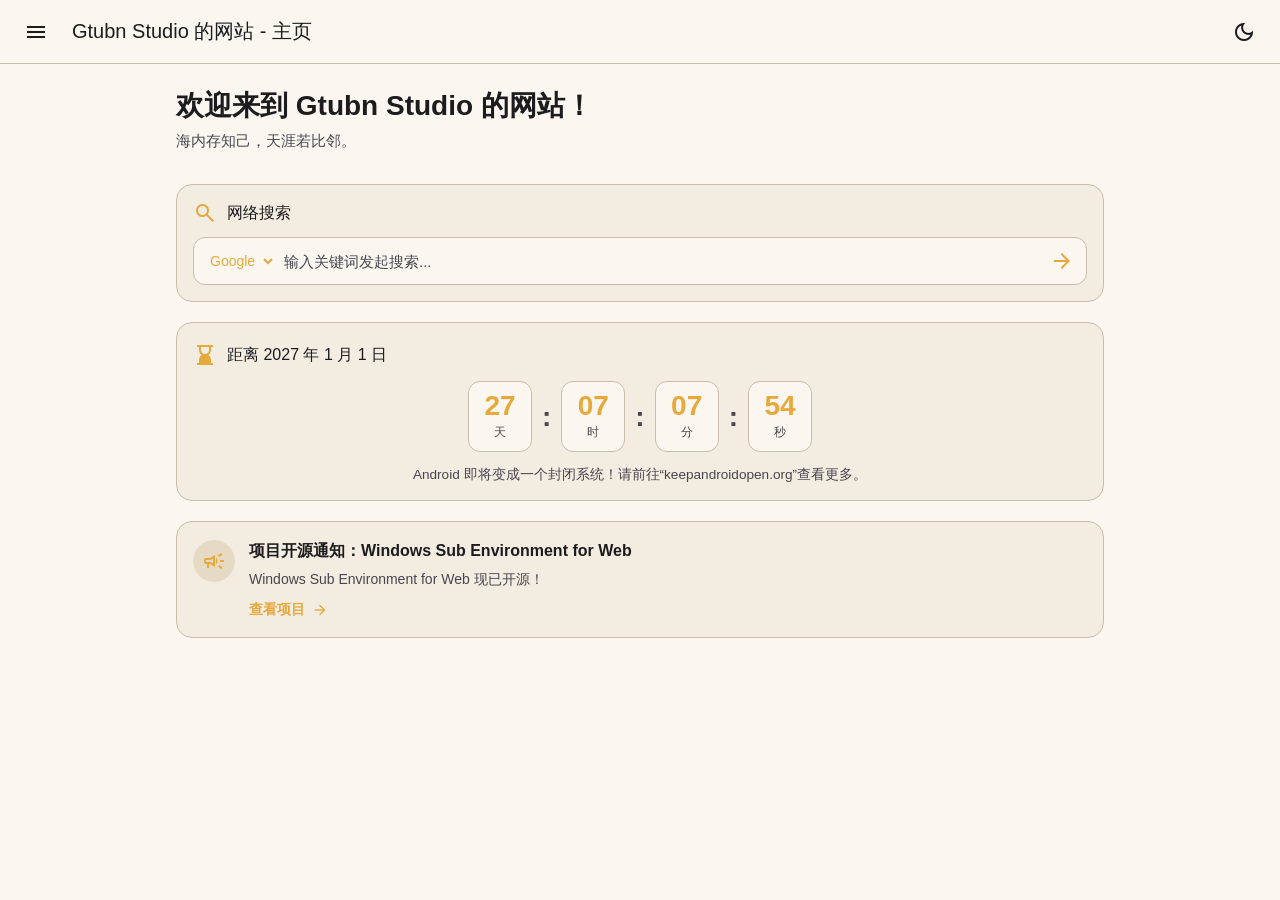
<file: index.html>
<!DOCTYPE html>
<html lang="zh-CN">
<head>
  <meta charset="UTF-8">
  <title>Redirecting...</title>
  <meta http-equiv="refresh" content="0; url=./homenew.html">
  <script>
    window.location.replace("./homenew.html");
  </script>
</head>
<body></body>
</html>
</file>
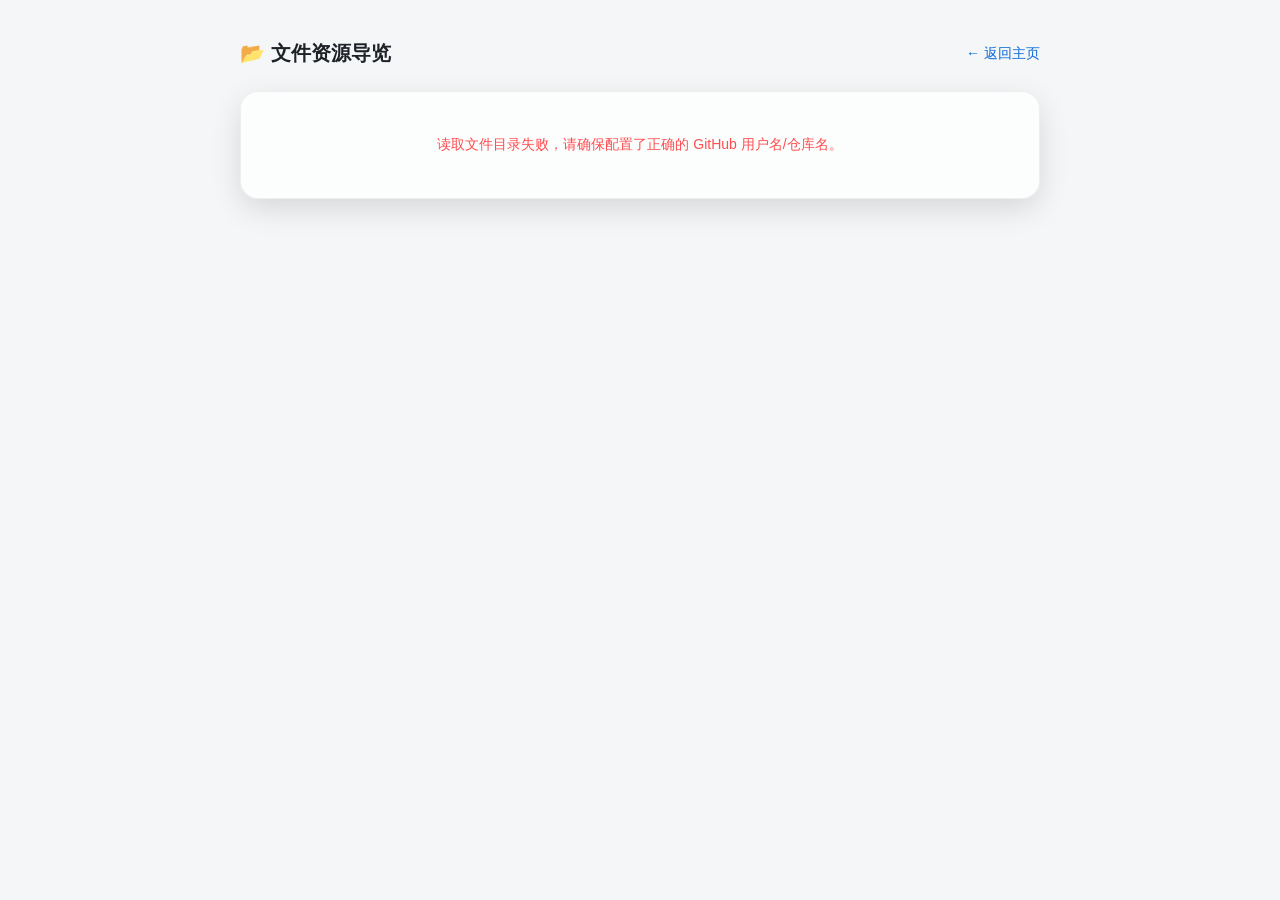
<file: files/index.html>
<!DOCTYPE html>
<html lang="zh-CN">
<head>
    <meta charset="UTF-8">
    <meta name="viewport" content="width=device-width, initial-scale=1.0, user-scalable=no">
    <title>文件列表 - Gtubn Studio</title>
    <style>
        :root {
            --bg: #0b0e14;
            --panel: rgba(22, 27, 34, 0.7);
            --border: rgba(255, 255, 255, 0.08);
            --border-glow: rgba(88, 166, 255, 0.25);
            --text: #e6edf3;
            --muted: #8b949e;
            --accent: #58a6ff;
            --accent-glow: rgba(88, 166, 255, 0.25);
            --card-inner: rgba(255, 255, 255, 0.02);
            --card-inner-border: rgba(255, 255, 255, 0.05);
            --notice-bg: rgba(88, 166, 255, 0.06);
            --notice-border: rgba(88, 166, 255, 0.2);
        }

        @media (prefers-color-scheme: light) {
            :root {
                --bg: #f4f6f8;
                --panel: rgba(255, 255, 255, 0.75);
                --border: rgba(0, 0, 0, 0.06);
                --border-glow: rgba(9, 105, 218, 0.2);
                --text: #1f2328;
                --muted: #656d76;
                --accent: #0969da;
                --accent-glow: rgba(9, 105, 218, 0.18);
                --card-inner: rgba(0, 0, 0, 0.02);
                --card-inner-border: rgba(0, 0, 0, 0.04);
                --notice-bg: rgba(9, 105, 218, 0.04);
                --notice-border: rgba(9, 105, 218, 0.15);
            }
        }

        * { box-sizing: border-box; margin: 0; padding: 0; }
        
        body {
            font-family: -apple-system, BlinkMacSystemFont, "Segoe UI", Roboto, sans-serif;
            background: var(--bg); color: var(--text);
            max-width: 840px; margin: 0 auto; padding: 40px 20px;
            min-height: 100vh;
        }

        header {
            display: flex; align-items: center; justify-content: space-between;
            margin-bottom: 24px;
        }

        h1 { font-size: 20px; font-weight: 700; color: var(--text); }

        .back-btn {
            color: var(--accent); text-decoration: none; font-size: 14px;
            display: inline-flex; align-items: center; gap: 4px; font-weight: 500;
        }
        .back-btn:hover { text-decoration: underline; }

        .card-box {
            background: var(--panel);
            backdrop-filter: blur(20px); -webkit-backdrop-filter: blur(20px);
            border: 1px solid var(--border); border-radius: 18px;
            padding: 24px;
            box-shadow: 0 10px 30px rgba(0, 0, 0, 0.12);
        }

        .file-list { display: flex; flex-direction: column; gap: 10px; }

        .file-item {
            display: flex; align-items: center; justify-content: space-between;
            background: var(--card-inner); border: 1px solid var(--card-inner-border);
            padding: 12px 16px; border-radius: 12px; transition: all 0.2s ease;
        }

        .file-item:hover {
            border-color: var(--border-glow);
            background: rgba(255, 255, 255, 0.04);
            transform: translateY(-1px);
        }

        .file-info { display: flex; align-items: center; gap: 10px; font-size: 14px; word-break: break-all; }
        .file-icon { font-size: 16px; }
        .file-size { font-size: 12px; color: var(--muted); white-space: nowrap; }

        .btn-dl {
            background: var(--notice-bg); border: 1px solid var(--notice-border);
            color: var(--accent); padding: 5px 12px; border-radius: 8px;
            font-size: 12px; font-weight: 600; text-decoration: none;
            transition: all 0.2s ease; white-space: nowrap; margin-left: 12px;
        }

        .btn-dl:hover { background: var(--accent); color: #fff; }

        .loading, .empty, .error {
            text-align: center; color: var(--muted); font-size: 14px; padding: 20px 0;
        }
        .error { color: #ff4d4f; }
    </style>
</head>
<body>

    <header>
        <h1>📂 文件资源导览</h1>
        <a href="/" class="back-btn">← 返回主页</a>
    </header>

    <main class="card-box">
        <div id="file-container" class="file-list">
            <div class="loading">正在读取文件目录...</div>
        </div>
    </main>

    <script>
        // 请在此处修改为你的 GitHub 用户名与仓库名
        const GITHUB_USER = "GtubnStudio"; 
        const GITHUB_REPO = "gtubnstudio.github.io"; 
        const TARGET_FOLDER = "files";

        async function loadFiles() {
            const container = document.getElementById('file-container');
            const apiUrl = `https://api.github.com/repos/${GITHUB_USER}/${GITHUB_REPO}/contents/${TARGET_FOLDER}`;

            try {
                const res = await fetch(apiUrl);
                if (!res.ok) throw new Error("无法读取 API");
                const items = await res.json();

                // 过滤掉当前这个 index.html 页面本身
                const files = items.filter(item => item.name !== 'index.html');

                if (files.length === 0) {
                    container.innerHTML = '<div class="empty">目录中暂无文件</div>';
                    return;
                }

                container.innerHTML = '';
                files.forEach(file => {
                    const isDir = file.type === 'dir';
                    const sizeStr = isDir ? '' : `(${(file.size / 1024).toFixed(1)} KB)`;
                    
                    const itemEl = document.createElement('div');
                    itemEl.className = 'file-item';
                    itemEl.innerHTML = `
                        <div class="file-info">
                            <span class="file-icon">${isDir ? '📁' : '📄'}</span>
                            <span>${file.name}</span>
                            <span class="file-size">${sizeStr}</span>
                        </div>
                        <a href="${file.download_url || file.html_url}" 
                           ${isDir ? '' : 'download'} 
                           target="_blank" 
                           class="btn-dl">
                           ${isDir ? '进入文件夹' : '下载'}
                        </a>
                    `;
                    container.appendChild(itemEl);
                });

            } catch (err) {
                container.innerHTML = `<div class="error">读取文件目录失败，请确保配置了正确的 GitHub 用户名/仓库名。</div>`;
            }
        }

        loadFiles();
    </script>
</body>
</html>
</file>
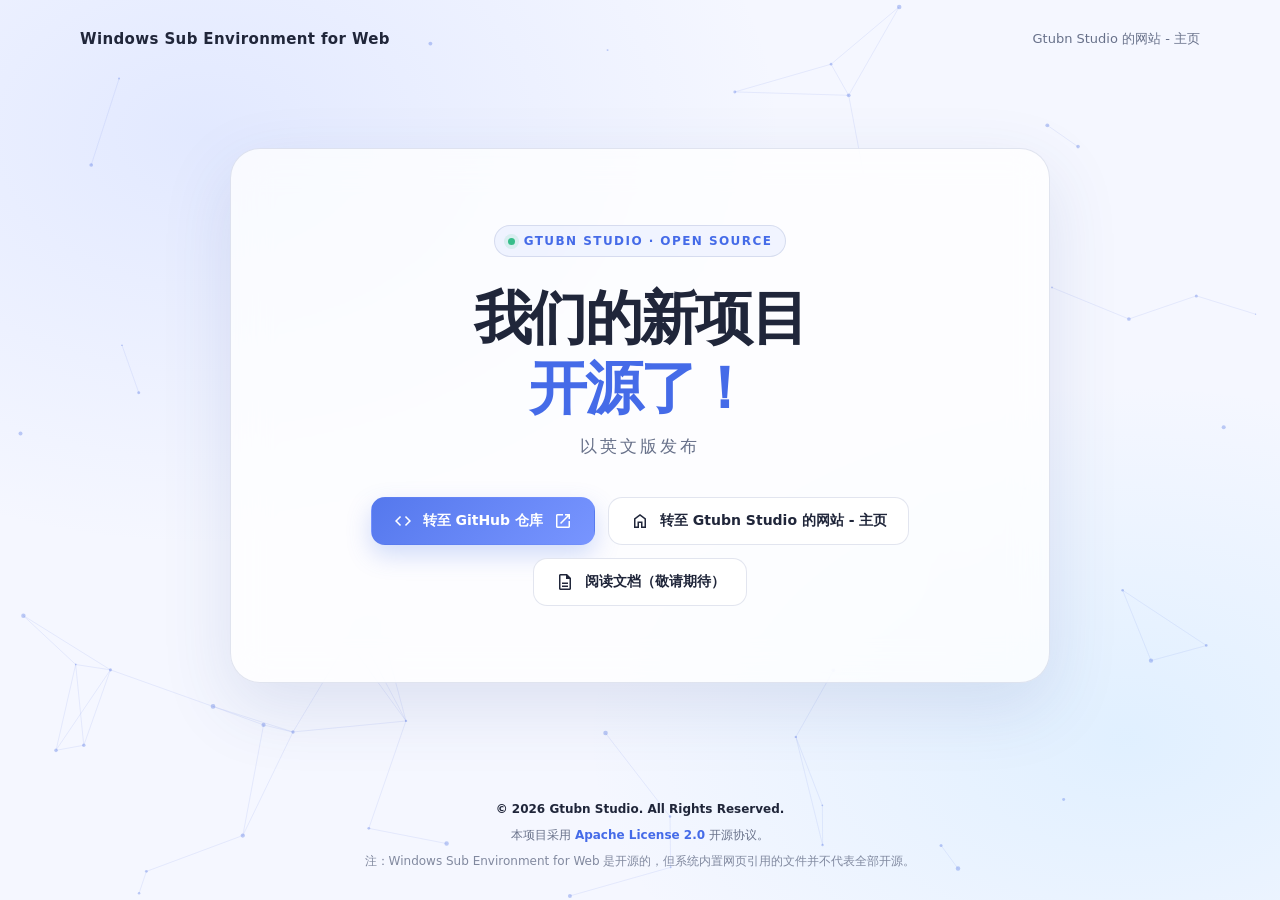
<file: wsew/index.html>
<!DOCTYPE html>
<html lang="zh-CN">
<head>
<meta charset="UTF-8">
<meta name="viewport" content="width=device-width, initial-scale=1.0">
<meta name="theme-color" content="#f5f7ff">
<meta name="description" content="Windows Sub Environment for Web — 我们的新项目开源了！">
<title>Windows Sub Environment for Web</title>
<style>
@font-face {
  font-family: "Material Symbols Outlined";
  src: url("/assets/fonts/MaterialSymbolsOutlined.woff2") format("woff2");
  font-style: normal;
  font-weight: 100 700;
  font-display: swap;
}
.material-symbols-outlined {
  font-family: "Material Symbols Outlined";
  font-weight: normal;
  font-style: normal;
  font-size: 20px;
  line-height: 1;
  display: inline-block;
  white-space: nowrap;
  direction: ltr;
  font-feature-settings: "liga";
  -webkit-font-feature-settings: "liga";
  -webkit-font-smoothing: antialiased;
}
:root {
  color-scheme: light;
  --bg: #f5f7ff;
  --surface: rgba(255,255,255,.76);
  --surface-strong: #fff;
  --text: #20263a;
  --muted: #68718a;
  --line: rgba(83,103,160,.17);
  --accent: #456be8;
  --accent-2: #7596ff;
  --shadow: 0 24px 70px rgba(57,78,143,.13);
}
:root[data-theme="dark"] {
  color-scheme: dark;
  --bg: #0c1222;
  --surface: rgba(22,31,54,.78);
  --surface-strong: #17213a;
  --text: #eef2ff;
  --muted: #a4aecb;
  --line: rgba(164,181,235,.16);
  --accent: #8ba5ff;
  --accent-2: #5579ed;
  --shadow: 0 24px 70px rgba(0,0,0,.3);
}
* { box-sizing: border-box; }
html { min-height: 100%; scroll-behavior: smooth; }
body {
  min-height: 100vh;
  margin: 0;
  overflow-x: hidden;
  background:
    radial-gradient(ellipse at 16% 15%, rgba(126,158,255,.16), transparent 38%),
    radial-gradient(ellipse at 88% 82%, rgba(85,190,255,.13), transparent 34%),
    var(--bg);
  color: var(--text);
  font-family: Inter, "Segoe UI", "Microsoft YaHei", system-ui, sans-serif;
  transition: background .3s ease, color .3s ease;
}
#particles {
  position: fixed;
  inset: 0;
  width: 100%;
  height: 100%;
  pointer-events: none;
  z-index: 0;
}
.page {
  position: relative;
  z-index: 1;
  width: min(1120px, calc(100% - 40px));
  min-height: 100vh;
  margin: 0 auto;
  display: flex;
  flex-direction: column;
}
header {
  display: flex;
  align-items: center;
  justify-content: space-between;
  gap: 20px;
  padding: 30px 0;
}
.brand {
  display: flex;
  align-items: center;
  gap: 13px;
  min-width: 0;
  font-size: 15px;
  font-weight: 750;
  letter-spacing: .025em;
}
.header-right {
  display: flex;
  align-items: center;
  gap: 16px;
}
.site-label {
  color: var(--muted);
  font-size: 13px;
  text-decoration: none;
}
.site-label:hover { color: var(--accent); }
main {
  flex: 1;
  display: grid;
  place-items: center;
  padding: 54px 0 78px;
}
.hero {
  width: min(820px, 100%);
  padding: clamp(34px, 7vw, 76px) clamp(22px, 6vw, 70px);
  text-align: center;
  border: 1px solid var(--line);
  border-radius: 30px;
  background: var(--surface);
  box-shadow: var(--shadow);
  backdrop-filter: blur(18px);
  -webkit-backdrop-filter: blur(18px);
  animation: rise .8s cubic-bezier(.2,.8,.2,1) both;
}
.eyebrow {
  display: inline-flex;
  align-items: center;
  gap: 9px;
  padding: 8px 13px;
  border: 1px solid var(--line);
  border-radius: 999px;
  color: var(--accent);
  background: rgba(105,139,255,.08);
  font-size: 12px;
  font-weight: 750;
  letter-spacing: .12em;
  text-transform: uppercase;
}
.eyebrow-dot {
  width: 7px;
  height: 7px;
  border-radius: 50%;
  background: #36bd8a;
  box-shadow: 0 0 0 4px rgba(54,189,138,.13);
}
h1 {
  margin: 27px 0 12px;
  font-size: clamp(32px, 6vw, 58px);
  line-height: 1.2;
  letter-spacing: -.045em;
  font-weight: 850;
}
h1 .highlight {
  display: inline-block;
  color: var(--accent);
  position: relative;
}
.subtitle {
  margin: 0;
  color: var(--muted);
  font-size: clamp(14px, 2vw, 17px);
  letter-spacing: .18em;
}
.actions {
  display: flex;
  flex-wrap: wrap;
  justify-content: center;
  gap: 13px;
  margin-top: 39px;
}
.action {
  min-height: 48px;
  display: inline-flex;
  align-items: center;
  justify-content: center;
  gap: 10px;
  padding: 0 21px;
  border: 1px solid var(--line);
  border-radius: 14px;
  color: var(--text);
  background: var(--surface-strong);
  text-decoration: none;
  font-size: 14px;
  font-weight: 700;
  transition: transform .2s, box-shadow .2s, border-color .2s, background .2s;
}
.action:hover {
  transform: translateY(-3px);
  border-color: rgba(91,126,239,.48);
  box-shadow: 0 12px 25px rgba(61,91,180,.13);
}
.action.primary {
  color: white;
  border-color: transparent;
  background: linear-gradient(135deg, #5578ed, #7895ff);
  box-shadow: 0 10px 24px rgba(77,111,230,.25);
}
.action.primary:hover { box-shadow: 0 14px 30px rgba(77,111,230,.34); }
.action svg { width: 18px; height: 18px; flex: 0 0 auto; }
.action.disabled { cursor: default; }
.action.disabled:hover { transform: none; box-shadow: none; border-color: var(--line); }
.license { margin-top: 4px; }
.license a {
  color: var(--accent);
  text-decoration: none;
  font-weight: 700;
}
.license a:hover { text-decoration: underline; }
footer {
  padding: 22px 0 27px;
  text-align: center;
  color: var(--muted);
  font-size: 12px;
  line-height: 1.8;
}
footer .copyright { color: var(--text); font-weight: 650; }
footer .notice { max-width: 760px; margin: 5px auto 0; opacity: .82; }
@keyframes rise {
  from { opacity: 0; transform: translateY(18px); }
  to { opacity: 1; transform: translateY(0); }
}
@media (max-width: 600px) {
  .page { width: min(100% - 28px, 1120px); }
  header { padding: 19px 0; }
  .brand { font-size: 12px; gap: 9px; }
  .site-label { display: none; }
  main { padding: 36px 0 52px; }
  .hero { border-radius: 23px; }
  .actions { flex-direction: column; }
  .action { width: 100%; }
  footer { font-size: 11px; }
}
@media (prefers-reduced-motion: reduce) {
  *, *::before, *::after { scroll-behavior: auto !important; animation-duration: .01ms !important; transition-duration: .01ms !important; }
}
</style>
</head>
<body>
<canvas id="particles" aria-hidden="true"></canvas>
<div class="page">
  <header>
    <div class="brand">
      <span>Windows Sub Environment for Web</span>
    </div>
    <div class="header-right">
      <a class="site-label" href="https://gtubnstudio.github.io/home.html" target="_blank" rel="noopener noreferrer">Gtubn Studio 的网站 - 主页</a>
    </div>
  </header>
  <main>
    <section class="hero" aria-labelledby="hero-title">
      <div class="eyebrow"><span class="eyebrow-dot"></span> Gtubn Studio · Open Source</div>
      <h1 id="hero-title">我们的新项目<br><span class="highlight">开源了！</span></h1>
      <p class="subtitle">以英文版发布</p>
      <div class="actions">
        <a class="action primary" href="https://github.com/GtubnStudio/Windows-Sub-Environment-for-Web" target="_blank" rel="noopener noreferrer">
          <span class="material-symbols-outlined" aria-hidden="true">code</span>
          转至 GitHub 仓库
          <span class="material-symbols-outlined" aria-hidden="true">open_in_new</span>
        </a>
        <a class="action" href="https://gtubnstudio.github.io" target="_blank" rel="noopener noreferrer">
          <span class="material-symbols-outlined" aria-hidden="true">home</span>
          转至 Gtubn Studio 的网站 - 主页
        </a>
        <span class="action disabled" aria-disabled="true" title="文档暂未开放">
          <span class="material-symbols-outlined" aria-hidden="true">description</span>
          阅读文档（敬请期待）
        </span>
      </div>
    </section>
  </main>
  <footer>
    <div class="copyright">© 2026 Gtubn Studio. All Rights Reserved.</div>
    <div class="license">
      本项目采用 <a href="https://www.apache.org/licenses/LICENSE-2.0" target="_blank" rel="noopener noreferrer">Apache License 2.0</a> 开源协议。
    </div>
    <div class="notice">注：Windows Sub Environment for Web 是开源的，但系统内置网页引用的文件并不代表全部开源。</div>
  </footer>
</div>
<script>
(() => {
  const root = document.documentElement;
  const media = window.matchMedia("(prefers-color-scheme: dark)");

  function applySystemTheme() {
    root.dataset.theme = media.matches ? "dark" : "light";
  }
  applySystemTheme();
  media.addEventListener?.("change", applySystemTheme);

  const canvas = document.getElementById("particles");
  const ctx = canvas.getContext("2d");
  const reduced = window.matchMedia("(prefers-reduced-motion: reduce)").matches;
  let particles = [];
  let width = 0;
  let height = 0;
  let pixelRatio = 1;

  function resize() {
    pixelRatio = Math.min(window.devicePixelRatio || 1, 2);
    width = window.innerWidth;
    height = window.innerHeight;
    canvas.width = width * pixelRatio;
    canvas.height = height * pixelRatio;
    ctx.setTransform(pixelRatio, 0, 0, pixelRatio, 0, 0);
    const count = Math.min(70, Math.floor(width * height / 18000));
    particles = Array.from({length: count}, () => ({
      x: Math.random() * width,
      y: Math.random() * height,
      vx: (Math.random() - .5) * .25,
      vy: (Math.random() - .5) * .25,
      r: Math.random() * 1.7 + .6
    }));
  }

  function draw() {
    ctx.clearRect(0, 0, width, height);
    const dark = root.dataset.theme === "dark";
    const dot = dark ? "rgba(137,164,255,.48)" : "rgba(77,112,225,.34)";
    const line = dark ? "rgba(137,164,255,.11)" : "rgba(77,112,225,.10)";
    for (let i = 0; i < particles.length; i++) {
      const point = particles[i];
      if (!reduced) {
        point.x += point.vx;
        point.y += point.vy;
        if (point.x < -5 || point.x > width + 5) point.vx *= -1;
        if (point.y < -5 || point.y > height + 5) point.vy *= -1;
      }
      ctx.beginPath();
      ctx.arc(point.x, point.y, point.r, 0, Math.PI * 2);
      ctx.fillStyle = dot;
      ctx.fill();
      for (let j = i + 1; j < particles.length; j++) {
        const other = particles[j];
        const distance = Math.hypot(point.x - other.x, point.y - other.y);
        if (distance < 115) {
          ctx.beginPath();
          ctx.moveTo(point.x, point.y);
          ctx.lineTo(other.x, other.y);
          ctx.strokeStyle = line;
          ctx.lineWidth = 1;
          ctx.stroke();
        }
      }
    }
    if (!reduced) requestAnimationFrame(draw);
  }

  resize();
  draw();
  window.addEventListener("resize", () => {
    resize();
    if (!reduced) {
      cancelAnimationFrame(window.__wsewFrame);
      window.__wsewFrame = requestAnimationFrame(draw);
    }
  }, {passive: true});
})();
</script>
</body>
</html>
</file>
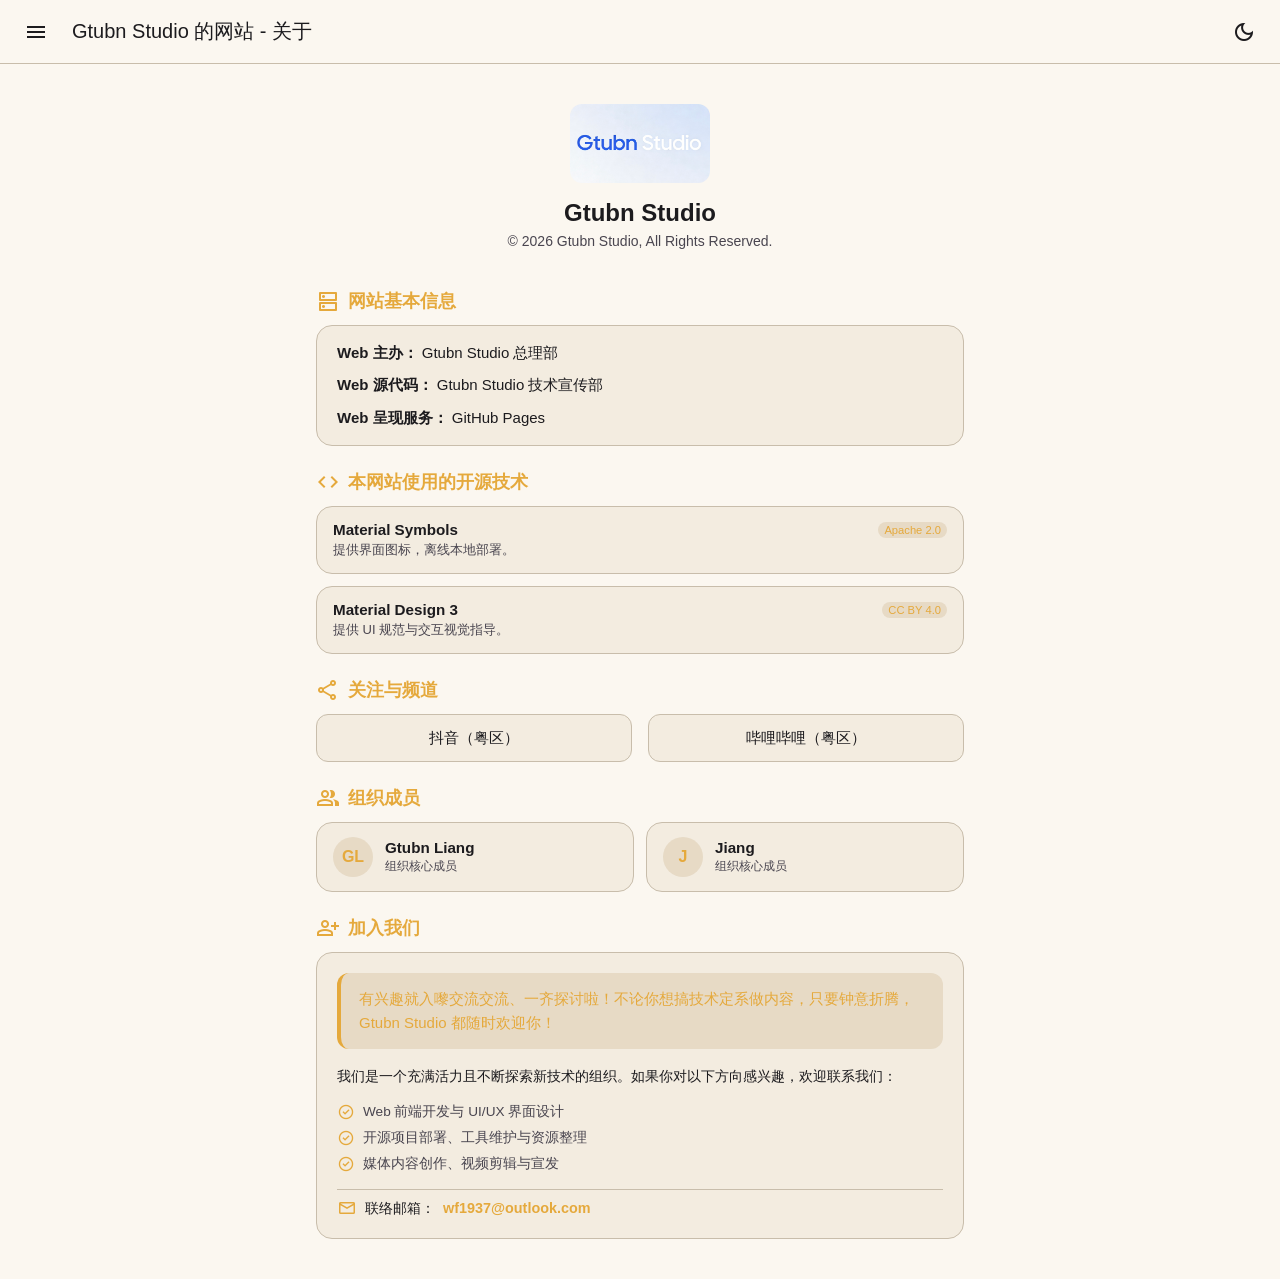
<file: about.html>
<!DOCTYPE html>
<html lang="zh-CN">
<head>
  <meta charset="UTF-8">
  <meta name="viewport" content="width=device-width, initial-scale=1.0">
  <title>Gtubn Studio 的网站 - 关于</title>

  <link rel="icon" href="media/weblogo.png" type="image/png">
  <link rel="icon" href="media/weblogo.ico" type="image/x-icon">
  <link rel="apple-touch-icon" sizes="180x180" href="media/weblogo.png">
  <meta name="apple-mobile-web-app-title" content="Gtubn Studio">
  <meta name="apple-mobile-web-app-capable" content="yes">

  <link rel="stylesheet" href="./assets/css/material-symbols.css">

  <script>
    (function() {
      const systemPrefersLight = window.matchMedia('(prefers-color-scheme: light)').matches;
      if (systemPrefersLight) {
        document.documentElement.classList.add('light-mode');
      }
    })();
  </script>

  <style>
    :root {
      --md-sys-color-background: #121316;
      --md-sys-color-surface: #121316;
      --md-sys-color-surface-container: #1a1b1f;
      --md-sys-color-surface-container-high: #202125;
      --md-sys-color-on-surface: #e2e2e6;
      --md-sys-color-on-surface-variant: #c4c6cf;
      --md-sys-color-outline: #44474f;

      --md-sys-color-primary: #e5a93c;
      --md-sys-color-primary-container: rgba(229, 169, 60, 0.16);

      --md-shape-corner-full: 9999px;
      --md-shape-corner-large: 16px;
      --md-shape-corner-medium: 12px;

      --md-easing: cubic-bezier(0.2, 0, 0, 1);
    }

    html.light-mode {
      --md-sys-color-background: #fbf7f0;
      --md-sys-color-surface: #fbf7f0;
      --md-sys-color-surface-container: #f3ece0;
      --md-sys-color-surface-container-high: #eae1d0;
      --md-sys-color-on-surface: #1c1b1e;
      --md-sys-color-on-surface-variant: #49454f;
      --md-sys-color-outline: #c8bdab;

      --md-sys-color-primary: #e5a93c;
      --md-sys-color-primary-container: rgba(138, 90, 0, 0.12);
    }

    * {
      box-sizing: border-box;
      margin: 0;
      padding: 0;
    }

    body {
      font-family: -apple-system, BlinkMacSystemFont, "Segoe UI", Roboto, "Helvetica Neue", Arial, sans-serif;
      background-color: var(--md-sys-color-background);
      color: var(--md-sys-color-on-surface);
      min-height: 100vh;
      overflow-x: hidden;
      transition: background-color 0.3s var(--md-easing), color 0.3s var(--md-easing);
    }

    .ripple-surface {
      position: relative !important;
      overflow: hidden !important;
      cursor: pointer;
      -webkit-tap-highlight-color: transparent;
    }

    .ripple {
      position: absolute;
      border-radius: 50%;
      background-color: rgba(255, 255, 255, 0.15);
      transform: scale(0);
      animation: ripple-anim 1000ms var(--md-easing) forwards;
      pointer-events: none;
      will-change: transform, opacity;
      z-index: 1;
    }

    html.light-mode .ripple {
      background-color: rgba(0, 0, 0, 0.1);
    }

    @keyframes ripple-anim {
      to {
        transform: scale(3.5);
        opacity: 0;
      }
    }

    .top-app-bar {
      height: 64px;
      background-color: var(--md-sys-color-surface);
      display: flex;
      align-items: center;
      justify-content: space-between;
      padding: 0 16px;
      border-bottom: 1px solid var(--md-sys-color-outline);
      position: sticky;
      top: 0;
      z-index: 10;
      transition: background-color 0.3s, border-color 0.3s;
    }

    .app-bar-left {
      display: flex;
      align-items: center;
      gap: 16px;
    }

    .icon-btn {
      width: 40px;
      height: 40px;
      border-radius: var(--md-shape-corner-full);
      border: none;
      background: transparent;
      color: var(--md-sys-color-on-surface);
      display: flex;
      align-items: center;
      justify-content: center;
      transition: background-color 0.2s, color 0.2s;
    }

    .icon-btn:hover {
      background-color: rgba(255, 255, 255, 0.08);
    }

    html.light-mode .icon-btn:hover {
      background-color: rgba(0, 0, 0, 0.06);
    }

    .brand {
      display: flex;
      align-items: center;
      gap: 10px;
      font-size: 1.25rem;
      font-weight: 500;
      user-select: none;
    }

    .main-container {
      max-width: 680px;
      margin: 0 auto;
      padding: 40px 16px;
      display: flex;
      flex-direction: column;
      align-items: center;
    }

    .about-header {
      display: flex;
      flex-direction: column;
      align-items: center;
      text-align: center;
      margin-bottom: 16px;
    }

    .about-logo {
      width: 140px;
      height: auto;
      border-radius: var(--md-shape-corner-medium);
      margin-bottom: 16px;
      object-fit: cover;
    }

    .about-title {
      font-size: 1.5rem;
      font-weight: 700;
      margin-bottom: 6px;
    }

    .about-copyright {
      font-size: 0.875rem;
      color: var(--md-sys-color-on-surface-variant);
    }

    .section-title {
      width: 100%;
      font-size: 1.1rem;
      font-weight: 600;
      margin: 24px 0 12px;
      display: flex;
      align-items: center;
      gap: 8px;
      color: var(--md-sys-color-primary);
    }

    .info-card {
      width: 100%;
      background-color: var(--md-sys-color-surface-container);
      border: 1px solid var(--md-sys-color-outline);
      border-radius: var(--md-shape-corner-large);
      padding: 16px 20px;
      display: flex;
      flex-direction: column;
      gap: 10px;
    }

    .info-item {
      font-size: 0.9375rem;
      line-height: 1.5;
    }

    .info-label {
      font-weight: 700;
    }

    .project-grid {
      width: 100%;
      display: flex;
      flex-direction: column;
      gap: 12px;
    }

    .project-card {
      width: 100%;
      background-color: var(--md-sys-color-surface-container);
      border: 1px solid var(--md-sys-color-outline);
      border-radius: var(--md-shape-corner-large);
      padding: 14px 16px;
      display: flex;
      flex-direction: column;
      gap: 4px;
    }

    .project-header {
      display: flex;
      align-items: center;
      justify-content: space-between;
    }

    .project-name {
      font-size: 0.95rem;
      font-weight: 600;
      display: flex;
      align-items: center;
      gap: 6px;
    }

    .project-tag {
      font-size: 0.7rem;
      padding: 2px 6px;
      border-radius: var(--md-shape-corner-full);
      background-color: var(--md-sys-color-primary-container);
      color: var(--md-sys-color-primary);
      font-weight: 500;
    }

    .project-desc {
      font-size: 0.8125rem;
      color: var(--md-sys-color-on-surface-variant);
      line-height: 1.3;
    }

    .members-grid {
      width: 100%;
      display: flex;
      gap: 12px;
    }

    .member-card {
      flex: 1;
      background-color: var(--md-sys-color-surface-container);
      border: 1px solid var(--md-sys-color-outline);
      border-radius: var(--md-shape-corner-large);
      padding: 14px 16px;
      display: flex;
      align-items: center;
      gap: 12px;
    }

    .member-avatar {
      width: 40px;
      height: 40px;
      border-radius: var(--md-shape-corner-full);
      background-color: var(--md-sys-color-primary-container);
      color: var(--md-sys-color-primary);
      display: flex;
      align-items: center;
      justify-content: center;
      font-weight: 700;
      font-size: 1rem;
      flex-shrink: 0;
    }

    .member-info {
      display: flex;
      flex-direction: column;
      gap: 2px;
    }

    .member-name {
      font-size: 0.95rem;
      font-weight: 600;
    }

    .member-role {
      font-size: 0.75rem;
      color: var(--md-sys-color-on-surface-variant);
    }

    .join-card {
      width: 100%;
      background-color: var(--md-sys-color-surface-container);
      border: 1px solid var(--md-sys-color-outline);
      border-radius: var(--md-shape-corner-large);
      padding: 20px;
      display: flex;
      flex-direction: column;
      gap: 16px;
    }

    .join-cantonese {
      font-size: 0.9375rem;
      line-height: 1.6;
      font-weight: 500;
      color: var(--md-sys-color-primary);
      background-color: var(--md-sys-color-primary-container);
      padding: 14px 18px;
      border-radius: var(--md-shape-corner-medium);
      border-left: 4px solid var(--md-sys-color-primary);
    }

    .join-desc {
      font-size: 0.875rem;
      line-height: 1.6;
      color: var(--md-sys-color-on-surface);
    }

    .join-roles-list {
      list-style: none;
      font-size: 0.85rem;
      color: var(--md-sys-color-on-surface-variant);
      display: flex;
      flex-direction: column;
      gap: 8px;
    }

    .join-roles-list li {
      display: flex;
      align-items: center;
      gap: 8px;
    }

    .join-roles-list .material-symbols-outlined {
      font-size: 18px;
      color: var(--md-sys-color-primary);
    }

    .join-contact {
      display: flex;
      align-items: center;
      gap: 8px;
      font-size: 0.9rem;
      padding-top: 8px;
      border-top: 1px solid var(--md-sys-color-outline);
    }

    .social-btn-group {
      display: flex;
      gap: 16px;
      width: 100%;
    }

    .social-btn {
      flex: 1;
      height: 48px;
      display: flex;
      align-items: center;
      justify-content: center;
      background-color: var(--md-sys-color-surface-container);
      border: 1px solid var(--md-sys-color-outline);
      border-radius: var(--md-shape-corner-medium);
      color: var(--md-sys-color-on-surface);
      text-decoration: none;
      font-size: 0.9375rem;
      font-weight: 500;
      transition: background-color 0.2s, border-color 0.2s;
    }

    .social-btn:hover {
      background-color: var(--md-sys-color-surface-container-high);
      border-color: var(--md-sys-color-primary);
    }

    .drawer-scrim {
      position: fixed;
      inset: 0;
      background-color: rgba(0, 0, 0, 0.6);
      opacity: 0;
      visibility: hidden;
      transition: opacity 0.4s var(--md-easing), visibility 0.4s var(--md-easing);
      z-index: 20;
    }

    .drawer-scrim.open {
      opacity: 1;
      visibility: visible;
    }

    .drawer {
      position: fixed;
      top: 0;
      bottom: 0;
      left: 0;
      width: 300px;
      background-color: var(--md-sys-color-surface-container);
      z-index: 30;
      transform: translateX(-100%);
      transition: transform 0.4s var(--md-easing), background-color 0.3s;
      display: flex;
      flex-direction: column;
      padding: 12px;
      border-top-right-radius: var(--md-shape-corner-large);
      border-bottom-right-radius: var(--md-shape-corner-large);
      will-change: transform;
    }

    .drawer.open {
      transform: translateX(0);
    }

    .drawer-header {
      height: 64px;
      padding: 0 16px;
      display: flex;
      align-items: center;
      border-bottom: 1px solid var(--md-sys-color-outline);
      margin: -12px -12px 12px -12px;
    }

    .drawer-footer {
      padding: 16px;
      border-top: 1px solid var(--md-sys-color-outline);
      margin: 12px -12px -12px -12px;
      font-size: 0.75rem;
      line-height: 1.4;
      color: var(--md-sys-color-on-surface-variant);
      opacity: 0.8;
    }

    .drawer-title {
      display: flex;
      align-items: center;
      gap: 12px;
      font-size: 1.25rem;
      font-weight: 500;
    }

    .drawer-item {
      display: flex;
      align-items: center;
      gap: 16px;
      height: 56px;
      padding: 0 16px;
      border-radius: var(--md-shape-corner-full);
      color: var(--md-sys-color-on-surface-variant);
      text-decoration: none;
      font-weight: 500;
      font-size: 0.875rem;
      margin-bottom: 4px;
      opacity: 0;
      transform: translateX(-20px);
      transition: background-color 0.2s, 
                  color 0.2s, 
                  transform 0.4s var(--md-easing), 
                  opacity 0.4s var(--md-easing);
    }

    .drawer.open .drawer-item {
      opacity: 1;
      transform: translateX(0);
      transition-delay: calc(0.04s * var(--idx) + 0.08s);
    }

    .drawer-item:hover {
      background-color: rgba(255, 255, 255, 0.08);
      color: var(--md-sys-color-on-surface);
    }

    html.light-mode .drawer-item:hover {
      background-color: rgba(0, 0, 0, 0.06);
    }

    .drawer-item.active {
      background-color: var(--md-sys-color-primary-container);
      color: var(--md-sys-color-primary);
    }

    .drawer-item .material-symbols-outlined {
      font-size: 24px;
    }

    .drawer-item.active .material-symbols-outlined {
      font-variation-settings: 'FILL' 1;
    }

    .link-email {
      color: var(--md-sys-color-primary);
      text-decoration: none;
      font-weight: 600;
    }

    .link-email:hover {
      text-decoration: underline;
    }

    @media (max-width: 480px) {
      .members-grid {
        flex-direction: column;
      }
    }
  </style>
</head>
<body>

  <!-- Top App Bar -->
  <header class="top-app-bar">
    <div class="app-bar-left">
      <button class="icon-btn ripple-surface" id="menuBtn" aria-label="打开导航抽屉">
        <span class="material-symbols-outlined">menu</span>
      </button>
      <div class="brand">
        <span>Gtubn Studio 的网站 - 关于</span>
      </div>
    </div>

    <button class="icon-btn ripple-surface" id="themeToggleBtn" aria-label="切换明暗主题">
      <span class="material-symbols-outlined" id="themeIcon">light_mode</span>
    </button>
  </header>

  <!-- Navigation Drawer -->
  <div class="drawer-scrim" id="drawerScrim"></div>
  <nav class="drawer" id="drawer">
    <div class="drawer-header">
      <div class="drawer-title">
        <span>Gtubn Studio 的网站</span>
      </div>
    </div>

    <a href="./home.html" class="drawer-item ripple-surface" style="--idx: 1;">
      <span class="material-symbols-outlined">home</span>
      <span>主页</span>
    </a>
    <a href="./sources.html" class="drawer-item ripple-surface" style="--idx: 2;">
      <span class="material-symbols-outlined">folder_open</span>
      <span>资源中心</span>
    </a>
    <a href="./about.html" class="drawer-item active ripple-surface" style="--idx: 3;">
      <span class="material-symbols-outlined">info</span>
      <span>关于</span>
    </a>

    <div class="drawer-footer">
      <p>For testing only. This is currently a BETA version and may contain bugs.</p>
    </div>
  </nav>

  <!-- 主页面内容区域 -->
  <main class="main-container">
    <div class="about-header">
      <img src="media/logo.jpeg" alt="Gtubn Studio Logo" class="about-logo">
      <h1 class="about-title">Gtubn Studio</h1>
      <p class="about-copyright">© 2026 Gtubn Studio, All Rights Reserved.</p>
    </div>

    <!-- 网站基本信息 -->
    <div class="section-title">
      <span class="material-symbols-outlined">dns</span>
      <span>网站基本信息</span>
    </div>
    <div class="info-card">
      <div class="info-item">
        <span class="info-label">Web 主办：</span> Gtubn Studio 总理部
      </div>
      <div class="info-item">
        <span class="info-label">Web 源代码：</span> Gtubn Studio 技术宣传部
      </div>
      <div class="info-item">
        <span class="info-label">Web 呈现服务：</span> GitHub Pages
      </div>
    </div>

    <!-- 本网站使用的开源技术/组件 -->
    <div class="section-title">
      <span class="material-symbols-outlined">code</span>
      <span>本网站使用的开源技术</span>
    </div>
    <div class="project-grid">
      <div class="project-card ripple-surface">
        <div class="project-header">
          <span class="project-name">Material Symbols</span>
          <span class="project-tag">Apache 2.0</span>
        </div>
        <p class="project-desc">提供界面图标，离线本地部署。</p>
      </div>

      <div class="project-card ripple-surface">
        <div class="project-header">
          <span class="project-name">Material Design 3</span>
          <span class="project-tag">CC BY 4.0</span>
        </div>
        <p class="project-desc">提供 UI 规范与交互视觉指导。</p>
      </div>
    </div>

    <!-- 社交与媒体通道 -->
    <div class="section-title">
      <span class="material-symbols-outlined">share</span>
      <span>关注与频道</span>
    </div>
    <div class="social-btn-group">
      <a href="./turnsite.html?target=https://www.douyin.com/user/MS4wLjABAAAA6nr-DmGgVuEr7MlgEWJX9GgkaFzZDaOBe3FCrgVJ4xZhi5Th--6S2MfE2Wzd7oUe" class="social-btn ripple-surface">
        抖音（粤区）
      </a>
      <a href="./turnsite.html?target=https://space.bilibili.com/3546678657289013" class="social-btn ripple-surface">
        哔哩哔哩（粤区）
      </a>
    </div>

    <!-- 组织成员 -->
    <div class="section-title">
      <span class="material-symbols-outlined">group</span>
      <span>组织成员</span>
    </div>
    <div class="members-grid">
      <div class="member-card ripple-surface">
        <div class="member-avatar">GL</div>
        <div class="member-info">
          <span class="member-name">Gtubn Liang</span>
          <span class="member-role">组织核心成员</span>
        </div>
      </div>
      <div class="member-card ripple-surface">
        <div class="member-avatar">J</div>
        <div class="member-info">
          <span class="member-name">Jiang</span>
          <span class="member-role">组织核心成员</span>
        </div>
      </div>
    </div>

    <!-- 加入我们 -->
    <div class="section-title">
      <span class="material-symbols-outlined">person_add</span>
      <span>加入我们</span>
    </div>
    <div class="join-card">
      <div class="join-cantonese">
        有兴趣就入嚟交流交流、一齐探讨啦！不论你想搞技术定系做内容，只要钟意折腾，Gtubn Studio 都随时欢迎你！
      </div>
      <p class="join-desc">
        我们是一个充满活力且不断探索新技术的组织。如果你对以下方向感兴趣，欢迎联系我们：
      </p>
      <ul class="join-roles-list">
        <li>
          <span class="material-symbols-outlined">check_circle</span>
          <span>Web 前端开发与 UI/UX 界面设计</span>
        </li>
        <li>
          <span class="material-symbols-outlined">check_circle</span>
          <span>开源项目部署、工具维护与资源整理</span>
        </li>
        <li>
          <span class="material-symbols-outlined">check_circle</span>
          <span>媒体内容创作、视频剪辑与宣发</span>
        </li>
      </ul>
      <div class="join-contact">
        <span class="material-symbols-outlined" style="font-size: 20px; color: var(--md-sys-color-primary);">mail</span>
        <span>联络邮箱：</span>
        <a href="mailto:wf1937@outlook.com" class="link-email">wf1937@outlook.com</a>
      </div>
    </div>
  </main>

  <script>
    const themeToggleBtn = document.getElementById('themeToggleBtn');
    const themeIcon = document.getElementById('themeIcon');
    const colorSchemeQuery = window.matchMedia('(prefers-color-scheme: light)');

    const updateThemeIcon = () => {
      const isLight = document.documentElement.classList.contains('light-mode');
      themeIcon.textContent = isLight ? 'dark_mode' : 'light_mode';
    };

    updateThemeIcon();

    themeToggleBtn.addEventListener('click', () => {
      document.documentElement.classList.toggle('light-mode');
      updateThemeIcon();
    });

    colorSchemeQuery.addEventListener('change', (e) => {
      if (e.matches) {
        document.documentElement.classList.add('light-mode');
      } else {
        document.documentElement.classList.remove('light-mode');
      }
      updateThemeIcon();
    });

    const drawer = document.getElementById('drawer');
    const drawerScrim = document.getElementById('drawerScrim');

    const toggleDrawer = () => {
      const isOpen = drawer.classList.toggle('open');
      drawerScrim.classList.toggle('open', isOpen);
    };

    document.getElementById('menuBtn').addEventListener('click', toggleDrawer);
    drawerScrim.addEventListener('click', toggleDrawer);

    document.addEventListener('click', (e) => {
      const target = e.target.closest('.ripple-surface');
      if (!target) return;

      const circle = document.createElement('span');
      const diameter = Math.max(target.clientWidth, target.clientHeight);
      const radius = diameter / 2;
      const rect = target.getBoundingClientRect();

      circle.style.width = circle.style.height = `${diameter}px`;
      circle.style.left = `${e.clientX - rect.left - radius}px`;
      circle.style.top = `${e.clientY - rect.top - radius}px`;
      circle.className = 'ripple';

      target.appendChild(circle);

      setTimeout(() => circle.remove(), 1000);

      const link = target.closest('a');
      if (link && link.href && !link.target && !link.href.startsWith('javascript:')) {
        e.preventDefault();
        const href = link.href;
        setTimeout(() => {
          window.location.href = href;
        }, 300);
      }
    });
  </script>

</body>
</html>
</file>
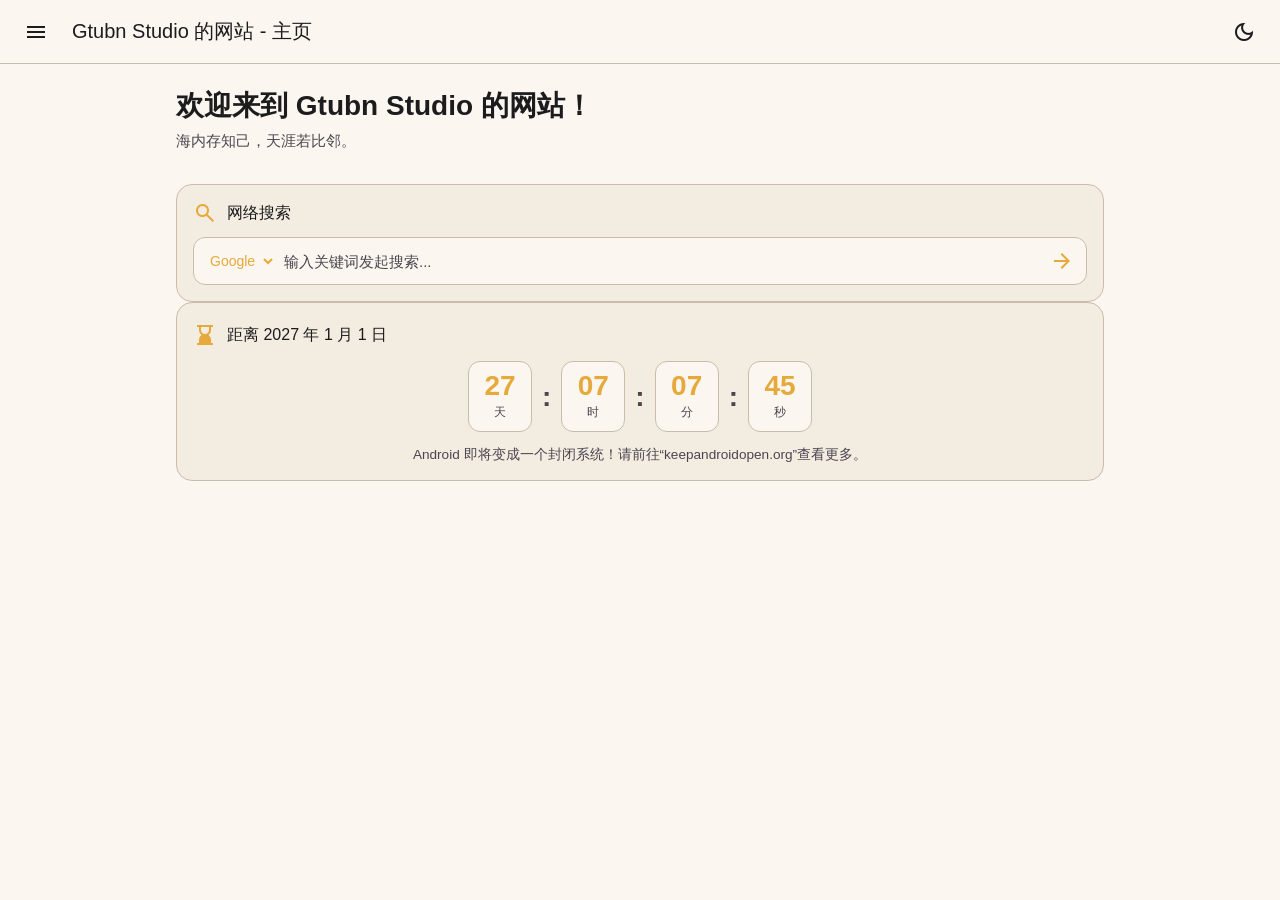
<file: home - 副本.html>
<!DOCTYPE html>
<html lang="zh-CN">
<head>
  <meta charset="UTF-8">
  <meta name="viewport" content="width=device-width, initial-scale=1.0">
  <title>Gtubn Studio 的网站 - 主页</title>

  <link rel="icon" href="media/weblogo.png" type="image/png">
  <link rel="icon" href="media/weblogo.ico" type="image/x-icon">
  <link rel="apple-touch-icon" sizes="180x180" href="media/weblogo.png">
  <meta name="apple-mobile-web-app-title" content="Gtubn Studio">
  <meta name="apple-mobile-web-app-capable" content="yes">

  <link rel="stylesheet" href="./assets/css/material-symbols.css">

  <script>
    (function() {
      const systemPrefersLight = window.matchMedia('(prefers-color-scheme: light)').matches;
      if (systemPrefersLight) {
        document.documentElement.classList.add('light-mode');
      }
    })();
  </script>

  <style>
    :root {
      --md-sys-color-background: #121316;
      --md-sys-color-surface: #121316;
      --md-sys-color-surface-container: #1a1b1f;
      --md-sys-color-surface-container-high: #202125;
      --md-sys-color-on-surface: #e2e2e6;
      --md-sys-color-on-surface-variant: #c4c6cf;
      --md-sys-color-outline: #44474f;

      --md-sys-color-primary: #e5a93c;
      --md-sys-color-primary-container: rgba(229, 169, 60, 0.16);

      --md-shape-corner-full: 9999px;
      --md-shape-corner-large: 16px;
      --md-shape-corner-medium: 12px;

      --md-easing: cubic-bezier(0.2, 0, 0, 1);
    }

    html.light-mode {
      --md-sys-color-background: #fbf7f0;
      --md-sys-color-surface: #fbf7f0;
      --md-sys-color-surface-container: #f3ece0;
      --md-sys-color-surface-container-high: #eae1d0;
      --md-sys-color-on-surface: #1c1b1e;
      --md-sys-color-on-surface-variant: #49454f;
      --md-sys-color-outline: #c8bdab;

      --md-sys-color-primary: #e5a93c;
      --md-sys-color-primary-container: rgba(138, 90, 0, 0.12);
    }

    * {
      box-sizing: border-box;
      margin: 0;
      padding: 0;
    }

    body {
      font-family: -apple-system, BlinkMacSystemFont, "Segoe UI", Roboto, "Helvetica Neue", Arial, sans-serif;
      background-color: var(--md-sys-color-background);
      color: var(--md-sys-color-on-surface);
      min-height: 100vh;
      overflow-x: hidden;
      transition: background-color 0.3s var(--md-easing), color 0.3s var(--md-easing);
    }

    .ripple-surface {
      position: relative;
      overflow: hidden;
      cursor: pointer;
      -webkit-tap-highlight-color: transparent;
    }

    .ripple {
      position: absolute;
      border-radius: 50%;
      background-color: rgba(255, 255, 255, 0.15);
      transform: scale(0);
      animation: ripple-anim 1000ms var(--md-easing) forwards;
      pointer-events: none;
      will-change: transform, opacity;
    }

    html.light-mode .ripple {
      background-color: rgba(0, 0, 0, 0.1);
    }

    @keyframes ripple-anim {
      to {
        transform: scale(3.5);
        opacity: 0;
      }
    }

    .top-app-bar {
      height: 64px;
      background-color: var(--md-sys-color-surface);
      display: flex;
      align-items: center;
      justify-content: space-between;
      padding: 0 16px;
      border-bottom: 1px solid var(--md-sys-color-outline);
      position: sticky;
      top: 0;
      z-index: 10;
      transition: background-color 0.3s, border-color 0.3s;
    }

    .app-bar-left {
      display: flex;
      align-items: center;
      gap: 16px;
    }

    .icon-btn {
      width: 40px;
      height: 40px;
      border-radius: var(--md-shape-corner-full);
      border: none;
      background: transparent;
      color: var(--md-sys-color-on-surface);
      display: flex;
      align-items: center;
      justify-content: center;
      transition: background-color 0.2s, color 0.2s;
    }

    .icon-btn:hover {
      background-color: rgba(255, 255, 255, 0.08);
    }

    html.light-mode .icon-btn:hover {
      background-color: rgba(0, 0, 0, 0.06);
    }

    .brand {
      display: flex;
      align-items: center;
      gap: 10px;
      font-size: 1.25rem;
      font-weight: 500;
      user-select: none;
    }

    .main-container {
      max-width: 960px;
      margin: 0 auto;
      padding: 24px 16px 40px;
    }

    .hero-section {
      margin-bottom: 32px;
    }

    .hero-title {
      font-size: 1.75rem;
      font-weight: 700;
      line-height: 1.25;
      margin-bottom: 8px;
    }

    .hero-subtitle {
      color: var(--md-sys-color-on-surface-variant);
      font-size: 0.95rem;
    }

    .search-card {
      background-color: var(--md-sys-color-surface-container);
      border: 1px solid var(--md-sys-color-outline);
      border-radius: var(--md-shape-corner-large);
      padding: 16px;
      display: flex;
      flex-direction: column;
      gap: 12px;
      transition: border-color 0.2s, background-color 0.2s;
    }

    .search-card:focus-within, .search-card:hover {
      border-color: var(--md-sys-color-primary);
      background-color: var(--md-sys-color-surface-container-high);
    }

    .search-card-header {
      display: flex;
      align-items: center;
      gap: 10px;
      font-size: 1rem;
      font-weight: 500;
      color: var(--md-sys-color-on-surface);
    }

    .search-input-box {
      display: flex;
      align-items: center;
      gap: 8px;
      background-color: var(--md-sys-color-background);
      border: 1px solid var(--md-sys-color-outline);
      border-radius: var(--md-shape-corner-medium);
      padding: 0 8px 0 12px;
      height: 48px;
      transition: background-color 0.3s, border-color 0.3s;
    }

    .search-input-box:focus-within {
      border-color: var(--md-sys-color-primary);
    }

    .engine-select {
      background: transparent;
      border: none;
      color: var(--md-sys-color-primary);
      font-size: 0.875rem;
      font-weight: 500;
      outline: none;
      cursor: pointer;
      padding-right: 4px;
    }

    .engine-select option {
      background-color: var(--md-sys-color-surface-container-high);
      color: var(--md-sys-color-on-surface);
    }

    .search-input {
      width: 100%;
      background: transparent;
      border: none;
      outline: none;
      color: var(--md-sys-color-on-surface);
      font-size: 0.9375rem;
    }

    .search-input::placeholder {
      color: var(--md-sys-color-on-surface-variant);
    }

    .search-submit-btn {
      border: none;
      background: transparent;
      color: var(--md-sys-color-primary);
      display: flex;
      align-items: center;
      justify-content: center;
      cursor: pointer;
      padding: 6px;
      border-radius: 50%;
    }

    .drawer-scrim {
      position: fixed;
      inset: 0;
      background-color: rgba(0, 0, 0, 0.6);
      opacity: 0;
      visibility: hidden;
      transition: opacity 0.4s var(--md-easing), visibility 0.4s var(--md-easing);
      z-index: 20;
    }

    .drawer-scrim.open {
      opacity: 1;
      visibility: visible;
    }

    .drawer {
      position: fixed;
      top: 0;
      bottom: 0;
      left: 0;
      width: 300px;
      background-color: var(--md-sys-color-surface-container);
      z-index: 30;
      transform: translateX(-100%);
      transition: transform 0.4s var(--md-easing), background-color 0.3s;
      display: flex;
      flex-direction: column;
      padding: 12px;
      border-top-right-radius: var(--md-shape-corner-large);
      border-bottom-right-radius: var(--md-shape-corner-large);
      will-change: transform;
    }

    .drawer.open {
      transform: translateX(0);
    }

    .drawer-header {
      height: 64px;
      padding: 0 16px;
      display: flex;
      align-items: center;
      border-bottom: 1px solid var(--md-sys-color-outline);
      margin: -12px -12px 12px -12px;
    }

    .drawer-footer {
      padding: 16px;
      border-top: 1px solid var(--md-sys-color-outline);
      margin: 12px -12px -12px -12px;
      font-size: 0.75rem;
      line-height: 1.4;
      color: var(--md-sys-color-on-surface-variant);
      opacity: 0.8;
    }

    .drawer-title {
      display: flex;
      align-items: center;
      gap: 12px;
      font-size: 1.25rem;
      font-weight: 500;
    }

    .drawer-item {
      display: flex;
      align-items: center;
      gap: 16px;
      height: 56px;
      padding: 0 16px;
      border-radius: var(--md-shape-corner-full);
      color: var(--md-sys-color-on-surface-variant);
      text-decoration: none;
      font-weight: 500;
      font-size: 0.875rem;
      margin-bottom: 4px;
      opacity: 0;
      transform: translateX(-20px);
      transition: background-color 0.2s, 
                  color 0.2s, 
                  transform 0.4s var(--md-easing), 
                  opacity 0.4s var(--md-easing);
    }

    .drawer.open .drawer-item {
      opacity: 1;
      transform: translateX(0);
      transition-delay: calc(0.04s * var(--idx) + 0.08s);
    }

    .drawer-item:hover {
      background-color: rgba(255, 255, 255, 0.08);
      color: var(--md-sys-color-on-surface);
    }

    html.light-mode .drawer-item:hover {
      background-color: rgba(0, 0, 0, 0.06);
    }

    .drawer-item.active {
      background-color: var(--md-sys-color-primary-container);
      color: var(--md-sys-color-primary);
    }

    .drawer-item .material-symbols-outlined {
      font-size: 24px;
    }


    .countdown-card {
      background-color: var(--md-sys-color-surface-container);
      border: 1px solid var(--md-sys-color-outline);
      border-radius: var(--md-shape-corner-large);
      padding: 20px 16px 16px;
      display: flex;
      flex-direction: column;
      gap: 14px;
      transition: border-color 0.2s, background-color 0.2s;
    }

    .countdown-card:hover {
      border-color: var(--md-sys-color-primary);
      background-color: var(--md-sys-color-surface-container-high);
    }

    .countdown-card-header {
      display: flex;
      align-items: center;
      gap: 10px;
      font-size: 1rem;
      font-weight: 500;
      color: var(--md-sys-color-on-surface);
    }

    .countdown-time {
      display: flex;
      align-items: center;
      justify-content: center;
      gap: 10px;
      flex-wrap: wrap;
    }

    .cd-seg {
      display: flex;
      flex-direction: column;
      align-items: center;
      gap: 4px;
      min-width: 64px;
      padding: 10px 8px;
      background-color: var(--md-sys-color-background);
      border: 1px solid var(--md-sys-color-outline);
      border-radius: var(--md-shape-corner-medium);
    }

    .cd-value {
      font-size: 1.75rem;
      font-weight: 700;
      font-variant-numeric: tabular-nums;
      color: var(--md-sys-color-primary);
      line-height: 1;
    }

    .cd-label {
      font-size: 0.75rem;
      color: var(--md-sys-color-on-surface-variant);
    }

    .cd-colon {
      font-size: 1.75rem;
      font-weight: 700;
      color: var(--md-sys-color-on-surface-variant);
    }

    .countdown-caption {
      text-align: center;
      color: var(--md-sys-color-on-surface-variant);
      font-size: 0.85rem;
    }
  </style>
</head>
<body>

  <!-- Top App Bar -->
  <header class="top-app-bar">
    <div class="app-bar-left">
      <button class="icon-btn ripple-surface" id="menuBtn" aria-label="打开导航抽屉">
        <span class="material-symbols-outlined">menu</span>
      </button>
      <div class="brand">
        <span>Gtubn Studio 的网站 - 主页</span>
      </div>
    </div>

    <button class="icon-btn ripple-surface" id="themeToggleBtn" aria-label="切换明暗主题">
      <span class="material-symbols-outlined" id="themeIcon">light_mode</span>
    </button>
  </header>

  <!-- Navigation Drawer -->
  <div class="drawer-scrim" id="drawerScrim"></div>
  <nav class="drawer" id="drawer">
    <div class="drawer-header">
      <div class="drawer-title">
        <span>Gtubn Studio 的网站</span>
      </div>
    </div>

    <a href="./home.html" class="drawer-item active ripple-surface" style="--idx: 1;">
      <span class="material-symbols-outlined">home</span>
      <span>主页</span>
    </a>
    <a href="./sources.html" class="drawer-item ripple-surface" style="--idx: 2;">
      <span class="material-symbols-outlined">folder_open</span>
      <span>资源中心</span>
    </a>
    <a href="./about.html" class="drawer-item ripple-surface" style="--idx: 3;">
      <span class="material-symbols-outlined">info</span>
      <span>关于</span>
    </a>

    <div class="drawer-footer">
      <p>For testing only. This is currently a BETA version and may contain bugs.</p>
    </div>
  </nav>

  <!-- 主页面内容区域 -->
  <main class="main-container">
    <section class="hero-section">
      <h1 class="hero-title">欢迎来到 Gtubn Studio 的网站！</h1>
      <p class="hero-subtitle">海内存知己，天涯若比邻。</p>
    </section>

    <section>
      <div class="search-card">
        <div class="search-card-header">
          <span class="material-symbols-outlined" style="color: var(--md-sys-color-primary);">search</span>
          <span>网络搜索</span>
        </div>
        <form id="unifiedSearchForm" action="https://www.google.com/search" method="get" target="_blank" class="search-input-box">
          <select id="engineSelect" class="engine-select" aria-label="选择搜索引擎">
            <option value="google">Google</option>
            <option value="bing">Bing</option>
          </select>
          <input type="text" name="q" class="search-input" placeholder="输入关键词发起搜索..." required>
          <button type="submit" class="search-submit-btn ripple-surface" aria-label="发起搜索">
            <span class="material-symbols-outlined">arrow_forward</span>
          </button>
        </form>
      </div>
    </section>

    <section>
      <div class="countdown-card">
        <div class="countdown-card-header">
          <span class="material-symbols-outlined" style="color: var(--md-sys-color-primary);">hourglass_bottom</span>
          <span id="countdownTitle">距离 2027 年 1 月 1 日</span>
        </div>
        <div class="countdown-time">
          <div class="cd-seg"><span class="cd-value" id="cdDays">00</span><span class="cd-label">天</span></div>
          <span class="cd-colon">:</span>
          <div class="cd-seg"><span class="cd-value" id="cdHours">00</span><span class="cd-label">时</span></div>
          <span class="cd-colon">:</span>
          <div class="cd-seg"><span class="cd-value" id="cdMinutes">00</span><span class="cd-label">分</span></div>
          <span class="cd-colon">:</span>
          <div class="cd-seg"><span class="cd-value" id="cdSeconds">00</span><span class="cd-label">秒</span></div>
        </div>
        <div class="countdown-caption">Android 即将变成一个封闭系统！请前往“keepandroidopen.org”查看更多。</div>
      </div>
    </section>
  </main>

  <script>
    const themeToggleBtn = document.getElementById('themeToggleBtn');
    const themeIcon = document.getElementById('themeIcon');
    const colorSchemeQuery = window.matchMedia('(prefers-color-scheme: light)');

    const updateThemeIcon = () => {
      const isLight = document.documentElement.classList.contains('light-mode');
      themeIcon.textContent = isLight ? 'dark_mode' : 'light_mode';
    };

    updateThemeIcon();

    themeToggleBtn.addEventListener('click', () => {
      document.documentElement.classList.toggle('light-mode');
      updateThemeIcon();
    });

    colorSchemeQuery.addEventListener('change', (e) => {
      if (e.matches) {
        document.documentElement.classList.add('light-mode');
      } else {
        document.documentElement.classList.remove('light-mode');
      }
      updateThemeIcon();
    });

    const drawer = document.getElementById('drawer');
    const drawerScrim = document.getElementById('drawerScrim');

    const toggleDrawer = () => {
      const isOpen = drawer.classList.toggle('open');
      drawerScrim.classList.toggle('open', isOpen);
    };

    document.getElementById('menuBtn').addEventListener('click', toggleDrawer);
    drawerScrim.addEventListener('click', toggleDrawer);

    const searchForm = document.getElementById('unifiedSearchForm');
    const engineSelect = document.getElementById('engineSelect');

    engineSelect.addEventListener('change', (e) => {
      if (e.target.value === 'bing') {
        searchForm.action = 'https://www.bing.com/search';
      } else {
        searchForm.action = 'https://www.google.com/search';
      }
    });

    document.addEventListener('click', (e) => {
      const target = e.target.closest('.ripple-surface');
      if (!target) return;

      const circle = document.createElement('span');
      const diameter = Math.max(target.clientWidth, target.clientHeight);
      const radius = diameter / 2;
      const rect = target.getBoundingClientRect();

      circle.style.width = circle.style.height = `${diameter}px`;
      circle.style.left = `${e.clientX - rect.left - radius}px`;
      circle.style.top = `${e.clientY - rect.top - radius}px`;
      circle.className = 'ripple';

      target.appendChild(circle);

      setTimeout(() => circle.remove(), 1000);

      const link = target.closest('a');
      if (link && link.href && !link.target && !link.href.startsWith('javascript:')) {
        e.preventDefault();
        const href = link.href;
        setTimeout(() => {
          window.location.href = href;
        }, 300);
      }
    });

    // ===== 2027-01-01 倒计时 / 距今计时 =====
    const countdownTarget = new Date('2027-01-01T00:00:00').getTime();
    const cdDaysEl = document.getElementById('cdDays');
    const cdHoursEl = document.getElementById('cdHours');
    const cdMinutesEl = document.getElementById('cdMinutes');
    const cdSecondsEl = document.getElementById('cdSeconds');
    const countdownTitleEl = document.getElementById('countdownTitle');

    const updateCountdown = () => {
      const now = Date.now();
      const past = now >= countdownTarget;
      const totalSec = Math.floor(Math.abs(now - countdownTarget) / 1000);
      const days = Math.floor(totalSec / 86400);
      const hours = Math.floor((totalSec % 86400) / 3600);
      const minutes = Math.floor((totalSec % 3600) / 60);
      const seconds = totalSec % 60;
      cdDaysEl.textContent = String(days).padStart(2, '0');
      cdHoursEl.textContent = String(hours).padStart(2, '0');
      cdMinutesEl.textContent = String(minutes).padStart(2, '0');
      cdSecondsEl.textContent = String(seconds).padStart(2, '0');
      countdownTitleEl.textContent = past ? '2027 年 1 月 1 日至今' : '距离 2027 年 1 月 1 日';
    };

    updateCountdown();
    setInterval(updateCountdown, 1000);
  </script>

</body>
</html>
</file>
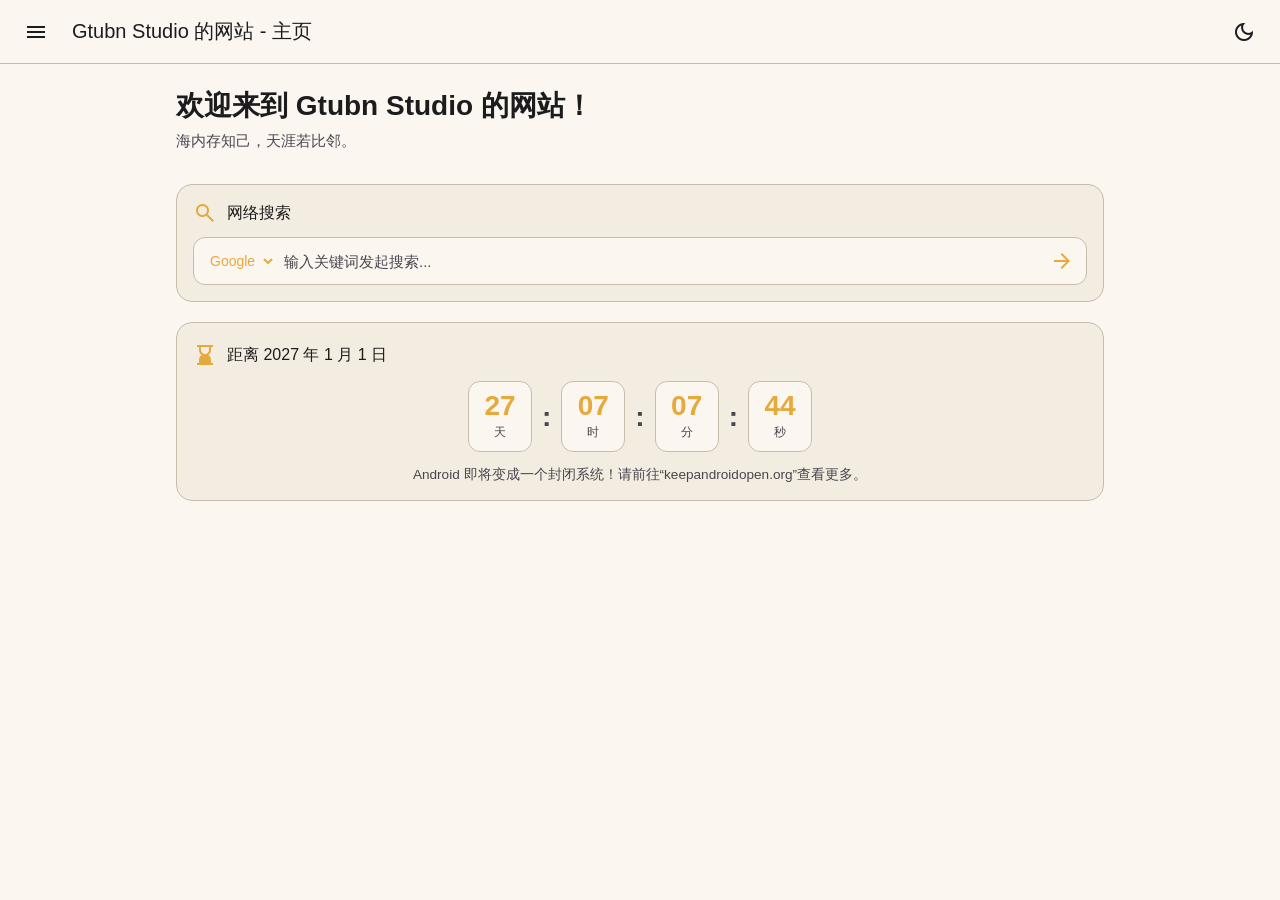
<file: home.html>
<!DOCTYPE html>
<html lang="zh-CN">
<head>
  <meta charset="UTF-8">
  <meta name="viewport" content="width=device-width, initial-scale=1.0">
  <title>Gtubn Studio 的网站 - 主页</title>
  <link rel="icon" href="media/weblogo.png" type="image/png">
  <link rel="icon" href="media/weblogo.ico" type="image/x-icon">
  <link rel="apple-touch-icon" sizes="180x180" href="media/weblogo.png">
  <meta name="apple-mobile-web-app-title" content="Gtubn Studio">
  <meta name="apple-mobile-web-app-capable" content="yes">
  <link rel="stylesheet" href="./assets/css/material-symbols.css">
  <script>
    (function() {
      const systemPrefersLight = window.matchMedia('(prefers-color-scheme: light)').matches;
      if (systemPrefersLight) {
        document.documentElement.classList.add('light-mode');
      }
    })();
  </script>
  <style>
    :root {
      --md-sys-color-background: #121316;
      --md-sys-color-surface: #121316;
      --md-sys-color-surface-container: #1a1b1f;
      --md-sys-color-surface-container-high: #202125;
      --md-sys-color-on-surface: #e2e2e6;
      --md-sys-color-on-surface-variant: #c4c6cf;
      --md-sys-color-outline: #44474f;
      --md-sys-color-primary: #e5a93c;
      --md-sys-color-primary-container: rgba(229, 169, 60, 0.16);
      --md-shape-corner-full: 9999px;
      --md-shape-corner-large: 16px;
      --md-shape-corner-medium: 12px;
      --md-easing: cubic-bezier(0.2, 0, 0, 1);
    }
    html.light-mode {
      --md-sys-color-background: #fbf7f0;
      --md-sys-color-surface: #fbf7f0;
      --md-sys-color-surface-container: #f3ece0;
      --md-sys-color-surface-container-high: #eae1d0;
      --md-sys-color-on-surface: #1c1b1e;
      --md-sys-color-on-surface-variant: #49454f;
      --md-sys-color-outline: #c8bdab;
      --md-sys-color-primary: #e5a93c;
      --md-sys-color-primary-container: rgba(138, 90, 0, 0.12);
    }
    * {
      box-sizing: border-box;
      margin: 0;
      padding: 0;
    }
    body {
      font-family: -apple-system, BlinkMacSystemFont, "Segoe UI", Roboto, "Helvetica Neue", Arial, sans-serif;
      background-color: var(--md-sys-color-background);
      color: var(--md-sys-color-on-surface);
      min-height: 100vh;
      overflow-x: hidden;
      transition: background-color 0.3s var(--md-easing), color 0.3s var(--md-easing);
    }
    .ripple-surface {
      position: relative;
      overflow: hidden;
      cursor: pointer;
      -webkit-tap-highlight-color: transparent;
    }
    .ripple {
      position: absolute;
      border-radius: 50%;
      background-color: rgba(255, 255, 255, 0.15);
      transform: scale(0);
      animation: ripple-anim 1000ms var(--md-easing) forwards;
      pointer-events: none;
      will-change: transform, opacity;
    }
    html.light-mode .ripple {
      background-color: rgba(0, 0, 0, 0.1);
    }
    @keyframes ripple-anim {
      to {
        transform: scale(3.5);
        opacity: 0;
      }
    }
    .top-app-bar {
      height: 64px;
      background-color: var(--md-sys-color-surface);
      display: flex;
      align-items: center;
      justify-content: space-between;
      padding: 0 16px;
      border-bottom: 1px solid var(--md-sys-color-outline);
      position: sticky;
      top: 0;
      z-index: 10;
      transition: background-color 0.3s, border-color 0.3s;
    }
    .app-bar-left {
      display: flex;
      align-items: center;
      gap: 16px;
    }
    .icon-btn {
      width: 40px;
      height: 40px;
      border-radius: var(--md-shape-corner-full);
      border: none;
      background: transparent;
      color: var(--md-sys-color-on-surface);
      display: flex;
      align-items: center;
      justify-content: center;
      transition: background-color 0.2s, color 0.2s;
    }
    .icon-btn:hover {
      background-color: rgba(255, 255, 255, 0.08);
    }
    html.light-mode .icon-btn:hover {
      background-color: rgba(0, 0, 0, 0.06);
    }
    .brand {
      display: flex;
      align-items: center;
      gap: 10px;
      font-size: 1.25rem;
      font-weight: 500;
      user-select: none;
    }
    .main-container {
      max-width: 960px;
      margin: 0 auto;
      padding: 24px 16px 40px;
    }
    .hero-section {
      margin-bottom: 32px;
    }
    .hero-title {
      font-size: 1.75rem;
      font-weight: 700;
      line-height: 1.25;
      margin-bottom: 8px;
    }
    .hero-subtitle {
      color: var(--md-sys-color-on-surface-variant);
      font-size: 0.95rem;
    }
    .search-card {
      background-color: var(--md-sys-color-surface-container);
      border: 1px solid var(--md-sys-color-outline);
      border-radius: var(--md-shape-corner-large);
      padding: 16px;
      display: flex;
      flex-direction: column;
      gap: 12px;
      transition: border-color 0.2s, background-color 0.2s;
    }
    .search-card:focus-within, .search-card:hover {
      border-color: var(--md-sys-color-primary);
      background-color: var(--md-sys-color-surface-container-high);
    }
    .search-card-header {
      display: flex;
      align-items: center;
      gap: 10px;
      font-size: 1rem;
      font-weight: 500;
      color: var(--md-sys-color-on-surface);
    }
    .search-input-box {
      display: flex;
      align-items: center;
      gap: 8px;
      background-color: var(--md-sys-color-background);
      border: 1px solid var(--md-sys-color-outline);
      border-radius: var(--md-shape-corner-medium);
      padding: 0 8px 0 12px;
      height: 48px;
      transition: background-color 0.3s, border-color 0.3s;
    }
    .search-input-box:focus-within {
      border-color: var(--md-sys-color-primary);
    }
    .engine-select {
      background: transparent;
      border: none;
      color: var(--md-sys-color-primary);
      font-size: 0.875rem;
      font-weight: 500;
      outline: none;
      cursor: pointer;
      padding-right: 4px;
    }
    .engine-select option {
      background-color: var(--md-sys-color-surface-container-high);
      color: var(--md-sys-color-on-surface);
    }
    .search-input {
      width: 100%;
      background: transparent;
      border: none;
      outline: none;
      color: var(--md-sys-color-on-surface);
      font-size: 0.9375rem;
    }
    .search-input::placeholder {
      color: var(--md-sys-color-on-surface-variant);
    }
    .search-submit-btn {
      border: none;
      background: transparent;
      color: var(--md-sys-color-primary);
      display: flex;
      align-items: center;
      justify-content: center;
      cursor: pointer;
      padding: 6px;
      border-radius: 50%;
    }
    .drawer-scrim {
      position: fixed;
      inset: 0;
      background-color: rgba(0, 0, 0, 0.6);
      opacity: 0;
      visibility: hidden;
      transition: opacity 0.4s var(--md-easing), visibility 0.4s var(--md-easing);
      z-index: 20;
    }
    .drawer-scrim.open {
      opacity: 1;
      visibility: visible;
    }
    .drawer {
      position: fixed;
      top: 0;
      bottom: 0;
      left: 0;
      width: 300px;
      background-color: var(--md-sys-color-surface-container);
      z-index: 30;
      transform: translateX(-100%);
      transition: transform 0.4s var(--md-easing), background-color 0.3s;
      display: flex;
      flex-direction: column;
      padding: 12px;
      border-top-right-radius: var(--md-shape-corner-large);
      border-bottom-right-radius: var(--md-shape-corner-large);
      will-change: transform;
    }
    .drawer.open {
      transform: translateX(0);
    }
    .drawer-header {
      height: 64px;
      padding: 0 16px;
      display: flex;
      align-items: center;
      border-bottom: 1px solid var(--md-sys-color-outline);
      margin: -12px -12px 12px -12px;
    }
    .drawer-footer {
      padding: 16px;
      border-top: 1px solid var(--md-sys-color-outline);
      margin: 12px -12px -12px -12px;
      font-size: 0.75rem;
      line-height: 1.4;
      color: var(--md-sys-color-on-surface-variant);
      opacity: 0.8;
    }
    .drawer-title {
      display: flex;
      align-items: center;
      gap: 12px;
      font-size: 1.25rem;
      font-weight: 500;
    }
    .drawer-item {
      display: flex;
      align-items: center;
      gap: 16px;
      height: 56px;
      padding: 0 16px;
      border-radius: var(--md-shape-corner-full);
      color: var(--md-sys-color-on-surface-variant);
      text-decoration: none;
      font-weight: 500;
      font-size: 0.875rem;
      margin-bottom: 4px;
      opacity: 0;
      transform: translateX(-20px);
      transition: background-color 0.2s, 
                  color 0.2s, 
                  transform 0.4s var(--md-easing), 
                  opacity 0.4s var(--md-easing);
    }
    .drawer.open .drawer-item {
      opacity: 1;
      transform: translateX(0);
      transition-delay: calc(0.04s * var(--idx) + 0.08s);
    }
    .drawer-item:hover {
      background-color: rgba(255, 255, 255, 0.08);
      color: var(--md-sys-color-on-surface);
    }
    html.light-mode .drawer-item:hover {
      background-color: rgba(0, 0, 0, 0.06);
    }
    .drawer-item.active {
      background-color: var(--md-sys-color-primary-container);
      color: var(--md-sys-color-primary);
    }
    .drawer-item .material-symbols-outlined {
      font-size: 24px;
    }
    .countdown-card {
      background-color: var(--md-sys-color-surface-container);
      border: 1px solid var(--md-sys-color-outline);
      border-radius: var(--md-shape-corner-large);
      padding: 20px 16px 16px;
      display: flex;
      flex-direction: column;
      gap: 14px;
      transition: border-color 0.2s, background-color 0.2s;
    }
    .countdown-card:hover {
      border-color: var(--md-sys-color-primary);
      background-color: var(--md-sys-color-surface-container-high);
    }
    .countdown-card-header {
      display: flex;
      align-items: center;
      gap: 10px;
      font-size: 1rem;
      font-weight: 500;
      color: var(--md-sys-color-on-surface);
    }
    .countdown-time {
      display: flex;
      align-items: center;
      justify-content: center;
      gap: 10px;
      flex-wrap: wrap;
    }
    .cd-seg {
      display: flex;
      flex-direction: column;
      align-items: center;
      gap: 4px;
      min-width: 64px;
      padding: 10px 8px;
      background-color: var(--md-sys-color-background);
      border: 1px solid var(--md-sys-color-outline);
      border-radius: var(--md-shape-corner-medium);
    }
    .cd-value {
      font-size: 1.75rem;
      font-weight: 700;
      font-variant-numeric: tabular-nums;
      color: var(--md-sys-color-primary);
      line-height: 1;
    }
    .cd-label {
      font-size: 0.75rem;
      color: var(--md-sys-color-on-surface-variant);
    }
    .cd-colon {
      font-size: 1.75rem;
      font-weight: 700;
      color: var(--md-sys-color-on-surface-variant);
    }
    .countdown-caption {
      text-align: center;
      color: var(--md-sys-color-on-surface-variant);
      font-size: 0.85rem;
    }
  </style>
</head>
<body>
  <!-- Top App Bar -->
  <header class="top-app-bar">
    <div class="app-bar-left">
      <button class="icon-btn ripple-surface" id="menuBtn" aria-label="打开导航抽屉">
        <span class="material-symbols-outlined">menu</span>
      </button>
      <div class="brand">
        <span>Gtubn Studio 的网站 - 主页</span>
      </div>
    </div>
    <button class="icon-btn ripple-surface" id="themeToggleBtn" aria-label="切换明暗主题">
      <span class="material-symbols-outlined" id="themeIcon">light_mode</span>
    </button>
  </header>
  <!-- Navigation Drawer -->
  <div class="drawer-scrim" id="drawerScrim"></div>
  <nav class="drawer" id="drawer">
    <div class="drawer-header">
      <div class="drawer-title">
        <span>Gtubn Studio 的网站</span>
      </div>
    </div>
    <a href="./home.html" class="drawer-item active ripple-surface" style="--idx: 1;">
      <span class="material-symbols-outlined">home</span>
      <span>主页</span>
    </a>
    <a href="./sources.html" class="drawer-item ripple-surface" style="--idx: 2;">
      <span class="material-symbols-outlined">folder_open</span>
      <span>资源中心</span>
    </a>
    <a href="./about.html" class="drawer-item ripple-surface" style="--idx: 3;">
      <span class="material-symbols-outlined">info</span>
      <span>关于</span>
    </a>
    <div class="drawer-footer">
      <p>For testing only. This is currently a BETA version and may contain bugs.</p>
    </div>
  </nav>
  <!-- 主页面内容区域 -->
  <main class="main-container">
    <section class="hero-section">
      <h1 class="hero-title">欢迎来到 Gtubn Studio 的网站！</h1>
      <p class="hero-subtitle">海内存知己，天涯若比邻。</p>
    </section>
    <section>
      <div class="search-card">
        <div class="search-card-header">
          <span class="material-symbols-outlined" style="color: var(--md-sys-color-primary);">search</span>
          <span>网络搜索</span>
        </div>
        <form id="unifiedSearchForm" action="https://www.google.com/search" method="get" target="_blank" class="search-input-box">
          <select id="engineSelect" class="engine-select" aria-label="选择搜索引擎">
            <option value="google">Google</option>
            <option value="bing">Bing</option>
          </select>
          <input type="text" name="q" class="search-input" placeholder="输入关键词发起搜索..." required>
          <button type="submit" class="search-submit-btn ripple-surface" aria-label="发起搜索">
            <span class="material-symbols-outlined">arrow_forward</span>
          </button>
        </form>
      </div>
    </section>
    <section style="margin-top:20px;">
      <div class="countdown-card">
        <div class="countdown-card-header">
          <span class="material-symbols-outlined" style="color: var(--md-sys-color-primary);">hourglass_bottom</span>
          <span id="countdownTitle">距离 2027 年 1 月 1 日</span>
        </div>
        <div class="countdown-time">
          <div class="cd-seg"><span class="cd-value" id="cdDays">00</span><span class="cd-label">天</span></div>
          <span class="cd-colon">:</span>
          <div class="cd-seg"><span class="cd-value" id="cdHours">00</span><span class="cd-label">时</span></div>
          <span class="cd-colon">:</span>
          <div class="cd-seg"><span class="cd-value" id="cdMinutes">00</span><span class="cd-label">分</span></div>
          <span class="cd-colon">:</span>
          <div class="cd-seg"><span class="cd-value" id="cdSeconds">00</span><span class="cd-label">秒</span></div>
        </div>
        <div class="countdown-caption">Android 即将变成一个封闭系统！请前往“keepandroidopen.org”查看更多。</div>
      </div>
    </section>
  </main>
  <script>
    const themeToggleBtn = document.getElementById('themeToggleBtn');
    const themeIcon = document.getElementById('themeIcon');
    const colorSchemeQuery = window.matchMedia('(prefers-color-scheme: light)');
    const updateThemeIcon = () => {
      const isLight = document.documentElement.classList.contains('light-mode');
      themeIcon.textContent = isLight ? 'dark_mode' : 'light_mode';
    };
    updateThemeIcon();
    themeToggleBtn.addEventListener('click', () => {
      document.documentElement.classList.toggle('light-mode');
      updateThemeIcon();
    });
    colorSchemeQuery.addEventListener('change', (e) => {
      if (e.matches) {
        document.documentElement.classList.add('light-mode');
      } else {
        document.documentElement.classList.remove('light-mode');
      }
      updateThemeIcon();
    });
    const drawer = document.getElementById('drawer');
    const drawerScrim = document.getElementById('drawerScrim');
    const toggleDrawer = () => {
      const isOpen = drawer.classList.toggle('open');
      drawerScrim.classList.toggle('open', isOpen);
    };
    document.getElementById('menuBtn').addEventListener('click', toggleDrawer);
    drawerScrim.addEventListener('click', toggleDrawer);
    const searchForm = document.getElementById('unifiedSearchForm');
    const engineSelect = document.getElementById('engineSelect');
    engineSelect.addEventListener('change', (e) => {
      if (e.target.value === 'bing') {
        searchForm.action = 'https://www.bing.com/search';
      } else {
        searchForm.action = 'https://www.google.com/search';
      }
    });
    document.addEventListener('click', (e) => {
      const target = e.target.closest('.ripple-surface');
      if (!target) return;
      const circle = document.createElement('span');
      const diameter = Math.max(target.clientWidth, target.clientHeight);
      const radius = diameter / 2;
      const rect = target.getBoundingClientRect();
      circle.style.width = circle.style.height = `${diameter}px`;
      circle.style.left = `${e.clientX - rect.left - radius}px`;
      circle.style.top = `${e.clientY - rect.top - radius}px`;
      circle.className = 'ripple';
      target.appendChild(circle);
      setTimeout(() => circle.remove(), 1000);
      const link = target.closest('a');
      if (link && link.href && !link.target && !link.href.startsWith('javascript:')) {
        e.preventDefault();
        const href = link.href;
        setTimeout(() => {
          window.location.href = href;
        }, 300);
      }
    });
    // ===== 2027-01-01 倒计时 / 距今计时 =====
    const countdownTarget = new Date('2027-01-01T00:00:00').getTime();
    const cdDaysEl = document.getElementById('cdDays');
    const cdHoursEl = document.getElementById('cdHours');
    const cdMinutesEl = document.getElementById('cdMinutes');
    const cdSecondsEl = document.getElementById('cdSeconds');
    const countdownTitleEl = document.getElementById('countdownTitle');
    const updateCountdown = () => {
      const now = Date.now();
      const past = now >= countdownTarget;
      const totalSec = Math.floor(Math.abs(now - countdownTarget) / 1000);
      const days = Math.floor(totalSec / 86400);
      const hours = Math.floor((totalSec % 86400) / 3600);
      const minutes = Math.floor((totalSec % 3600) / 60);
      const seconds = totalSec % 60;
      cdDaysEl.textContent = String(days).padStart(2, '0');
      cdHoursEl.textContent = String(hours).padStart(2, '0');
      cdMinutesEl.textContent = String(minutes).padStart(2, '0');
      cdSecondsEl.textContent = String(seconds).padStart(2, '0');
      countdownTitleEl.textContent = past ? '2027 年 1 月 1 日至今' : '距离 2027 年 1 月 1 日';
    };
    updateCountdown();
    setInterval(updateCountdown, 1000);
  </script>
</body>
</html>
</file>
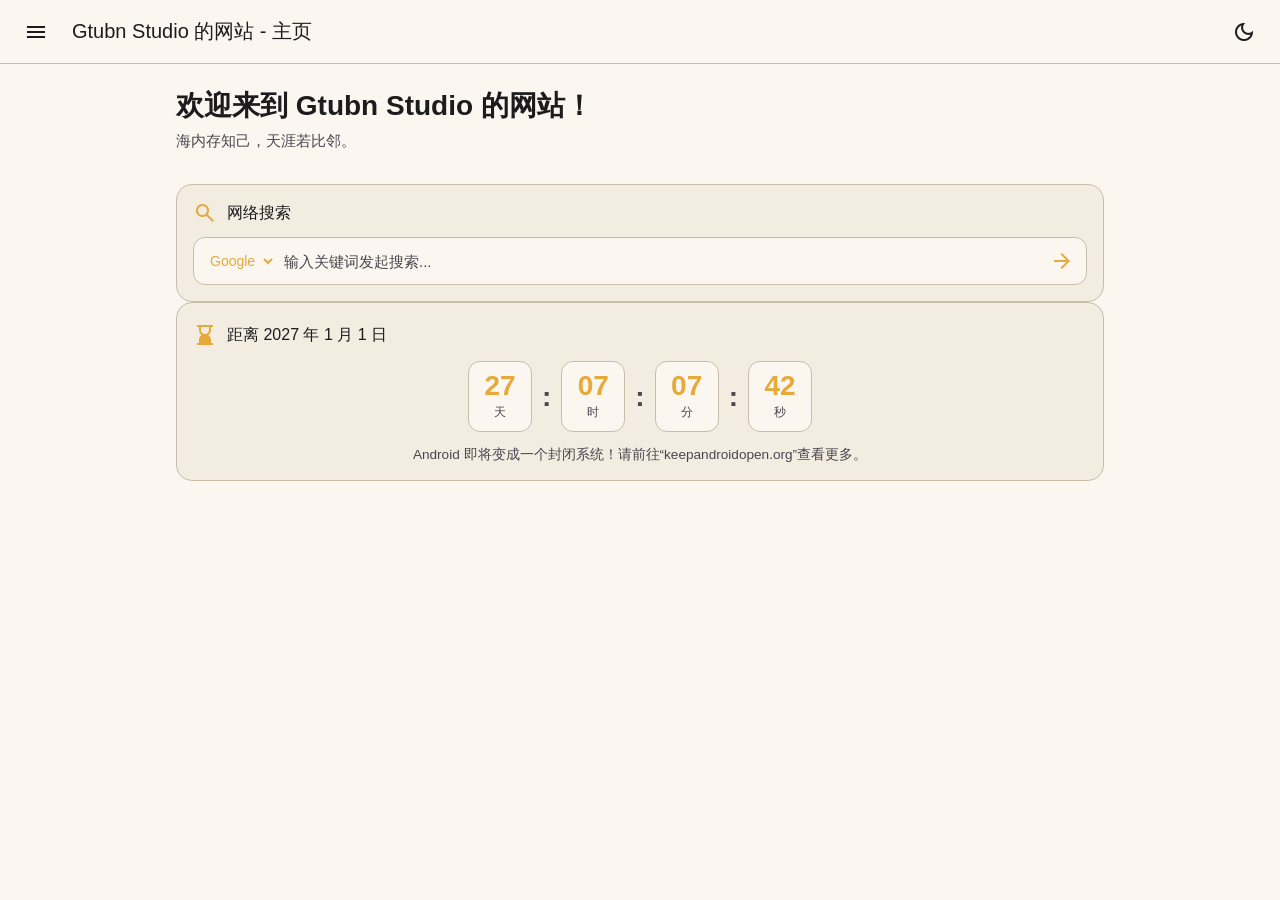
<file: home1.html>
<!DOCTYPE html>
<html lang="zh-CN">
<head>
  <meta charset="UTF-8">
  <meta name="viewport" content="width=device-width, initial-scale=1.0">
  <title>Gtubn Studio 的网站 - 主页</title>

  <link rel="icon" href="media/weblogo.png" type="image/png">
  <link rel="icon" href="media/weblogo.ico" type="image/x-icon">
  <link rel="apple-touch-icon" sizes="180x180" href="media/weblogo.png">
  <meta name="apple-mobile-web-app-title" content="Gtubn Studio">
  <meta name="apple-mobile-web-app-capable" content="yes">

  <link rel="stylesheet" href="./assets/css/material-symbols.css">

  <script>
    (function() {
      const systemPrefersLight = window.matchMedia('(prefers-color-scheme: light)').matches;
      if (systemPrefersLight) {
        document.documentElement.classList.add('light-mode');
      }
    })();
  </script>

  <style>
    :root {
      --md-sys-color-background: #121316;
      --md-sys-color-surface: #121316;
      --md-sys-color-surface-container: #1a1b1f;
      --md-sys-color-surface-container-high: #202125;
      --md-sys-color-on-surface: #e2e2e6;
      --md-sys-color-on-surface-variant: #c4c6cf;
      --md-sys-color-outline: #44474f;

      --md-sys-color-primary: #e5a93c;
      --md-sys-color-primary-container: rgba(229, 169, 60, 0.16);

      --md-shape-corner-full: 9999px;
      --md-shape-corner-large: 16px;
      --md-shape-corner-medium: 12px;

      --md-easing: cubic-bezier(0.2, 0, 0, 1);
    }

    html.light-mode {
      --md-sys-color-background: #fbf7f0;
      --md-sys-color-surface: #fbf7f0;
      --md-sys-color-surface-container: #f3ece0;
      --md-sys-color-surface-container-high: #eae1d0;
      --md-sys-color-on-surface: #1c1b1e;
      --md-sys-color-on-surface-variant: #49454f;
      --md-sys-color-outline: #c8bdab;

      --md-sys-color-primary: #e5a93c;
      --md-sys-color-primary-container: rgba(138, 90, 0, 0.12);
    }

    * {
      box-sizing: border-box;
      margin: 0;
      padding: 0;
    }

    body {
      font-family: -apple-system, BlinkMacSystemFont, "Segoe UI", Roboto, "Helvetica Neue", Arial, sans-serif;
      background-color: var(--md-sys-color-background);
      color: var(--md-sys-color-on-surface);
      min-height: 100vh;
      overflow-x: hidden;
      transition: background-color 0.3s var(--md-easing), color 0.3s var(--md-easing);
    }

    .ripple-surface {
      position: relative;
      overflow: hidden;
      cursor: pointer;
      -webkit-tap-highlight-color: transparent;
    }

    .ripple {
      position: absolute;
      border-radius: 50%;
      background-color: rgba(255, 255, 255, 0.15);
      transform: scale(0);
      animation: ripple-anim 1000ms var(--md-easing) forwards;
      pointer-events: none;
      will-change: transform, opacity;
    }

    html.light-mode .ripple {
      background-color: rgba(0, 0, 0, 0.1);
    }

    @keyframes ripple-anim {
      to {
        transform: scale(3.5);
        opacity: 0;
      }
    }

    .top-app-bar {
      height: 64px;
      background-color: var(--md-sys-color-surface);
      display: flex;
      align-items: center;
      justify-content: space-between;
      padding: 0 16px;
      border-bottom: 1px solid var(--md-sys-color-outline);
      position: sticky;
      top: 0;
      z-index: 10;
      transition: background-color 0.3s, border-color 0.3s;
    }

    .app-bar-left {
      display: flex;
      align-items: center;
      gap: 16px;
    }

    .icon-btn {
      width: 40px;
      height: 40px;
      border-radius: var(--md-shape-corner-full);
      border: none;
      background: transparent;
      color: var(--md-sys-color-on-surface);
      display: flex;
      align-items: center;
      justify-content: center;
      transition: background-color 0.2s, color 0.2s;
    }

    .icon-btn:hover {
      background-color: rgba(255, 255, 255, 0.08);
    }

    html.light-mode .icon-btn:hover {
      background-color: rgba(0, 0, 0, 0.06);
    }

    .brand {
      display: flex;
      align-items: center;
      gap: 10px;
      font-size: 1.25rem;
      font-weight: 500;
      user-select: none;
    }

    .main-container {
      max-width: 960px;
      margin: 0 auto;
      padding: 24px 16px 40px;
    }

    .hero-section {
      margin-bottom: 32px;
    }

    .hero-title {
      font-size: 1.75rem;
      font-weight: 700;
      line-height: 1.25;
      margin-bottom: 8px;
    }

    .hero-subtitle {
      color: var(--md-sys-color-on-surface-variant);
      font-size: 0.95rem;
    }

    .search-card {
      background-color: var(--md-sys-color-surface-container);
      border: 1px solid var(--md-sys-color-outline);
      border-radius: var(--md-shape-corner-large);
      padding: 16px;
      display: flex;
      flex-direction: column;
      gap: 12px;
      transition: border-color 0.2s, background-color 0.2s;
    }

    .search-card:focus-within, .search-card:hover {
      border-color: var(--md-sys-color-primary);
      background-color: var(--md-sys-color-surface-container-high);
    }

    .search-card-header {
      display: flex;
      align-items: center;
      gap: 10px;
      font-size: 1rem;
      font-weight: 500;
      color: var(--md-sys-color-on-surface);
    }

    .search-input-box {
      display: flex;
      align-items: center;
      gap: 8px;
      background-color: var(--md-sys-color-background);
      border: 1px solid var(--md-sys-color-outline);
      border-radius: var(--md-shape-corner-medium);
      padding: 0 8px 0 12px;
      height: 48px;
      transition: background-color 0.3s, border-color 0.3s;
    }

    .search-input-box:focus-within {
      border-color: var(--md-sys-color-primary);
    }

    .engine-select {
      background: transparent;
      border: none;
      color: var(--md-sys-color-primary);
      font-size: 0.875rem;
      font-weight: 500;
      outline: none;
      cursor: pointer;
      padding-right: 4px;
    }

    .engine-select option {
      background-color: var(--md-sys-color-surface-container-high);
      color: var(--md-sys-color-on-surface);
    }

    .search-input {
      width: 100%;
      background: transparent;
      border: none;
      outline: none;
      color: var(--md-sys-color-on-surface);
      font-size: 0.9375rem;
    }

    .search-input::placeholder {
      color: var(--md-sys-color-on-surface-variant);
    }

    .search-submit-btn {
      border: none;
      background: transparent;
      color: var(--md-sys-color-primary);
      display: flex;
      align-items: center;
      justify-content: center;
      cursor: pointer;
      padding: 6px;
      border-radius: 50%;
    }

    .drawer-scrim {
      position: fixed;
      inset: 0;
      background-color: rgba(0, 0, 0, 0.6);
      opacity: 0;
      visibility: hidden;
      transition: opacity 0.4s var(--md-easing), visibility 0.4s var(--md-easing);
      z-index: 20;
    }

    .drawer-scrim.open {
      opacity: 1;
      visibility: visible;
    }

    .drawer {
      position: fixed;
      top: 0;
      bottom: 0;
      left: 0;
      width: 300px;
      background-color: var(--md-sys-color-surface-container);
      z-index: 30;
      transform: translateX(-100%);
      transition: transform 0.4s var(--md-easing), background-color 0.3s;
      display: flex;
      flex-direction: column;
      padding: 12px;
      border-top-right-radius: var(--md-shape-corner-large);
      border-bottom-right-radius: var(--md-shape-corner-large);
      will-change: transform;
    }

    .drawer.open {
      transform: translateX(0);
    }

    .drawer-header {
      height: 64px;
      padding: 0 16px;
      display: flex;
      align-items: center;
      border-bottom: 1px solid var(--md-sys-color-outline);
      margin: -12px -12px 12px -12px;
    }

    .drawer-footer {
      padding: 16px;
      border-top: 1px solid var(--md-sys-color-outline);
      margin: 12px -12px -12px -12px;
      font-size: 0.75rem;
      line-height: 1.4;
      color: var(--md-sys-color-on-surface-variant);
      opacity: 0.8;
    }

    .drawer-title {
      display: flex;
      align-items: center;
      gap: 12px;
      font-size: 1.25rem;
      font-weight: 500;
    }

    .drawer-item {
      display: flex;
      align-items: center;
      gap: 16px;
      height: 56px;
      padding: 0 16px;
      border-radius: var(--md-shape-corner-full);
      color: var(--md-sys-color-on-surface-variant);
      text-decoration: none;
      font-weight: 500;
      font-size: 0.875rem;
      margin-bottom: 4px;
      opacity: 0;
      transform: translateX(-20px);
      transition: background-color 0.2s, 
                  color 0.2s, 
                  transform 0.4s var(--md-easing), 
                  opacity 0.4s var(--md-easing);
    }

    .drawer.open .drawer-item {
      opacity: 1;
      transform: translateX(0);
      transition-delay: calc(0.04s * var(--idx) + 0.08s);
    }

    .drawer-item:hover {
      background-color: rgba(255, 255, 255, 0.08);
      color: var(--md-sys-color-on-surface);
    }

    html.light-mode .drawer-item:hover {
      background-color: rgba(0, 0, 0, 0.06);
    }

    .drawer-item.active {
      background-color: var(--md-sys-color-primary-container);
      color: var(--md-sys-color-primary);
    }

    .drawer-item .material-symbols-outlined {
      font-size: 24px;
    }


    .countdown-card {
      background-color: var(--md-sys-color-surface-container);
      border: 1px solid var(--md-sys-color-outline);
      border-radius: var(--md-shape-corner-large);
      padding: 20px 16px 16px;
      display: flex;
      flex-direction: column;
      gap: 14px;
      transition: border-color 0.2s, background-color 0.2s;
    }

    .countdown-card:hover {
      border-color: var(--md-sys-color-primary);
      background-color: var(--md-sys-color-surface-container-high);
    }

    .countdown-card-header {
      display: flex;
      align-items: center;
      gap: 10px;
      font-size: 1rem;
      font-weight: 500;
      color: var(--md-sys-color-on-surface);
    }

    .countdown-time {
      display: flex;
      align-items: center;
      justify-content: center;
      gap: 10px;
      flex-wrap: wrap;
    }

    .cd-seg {
      display: flex;
      flex-direction: column;
      align-items: center;
      gap: 4px;
      min-width: 64px;
      padding: 10px 8px;
      background-color: var(--md-sys-color-background);
      border: 1px solid var(--md-sys-color-outline);
      border-radius: var(--md-shape-corner-medium);
    }

    .cd-value {
      font-size: 1.75rem;
      font-weight: 700;
      font-variant-numeric: tabular-nums;
      color: var(--md-sys-color-primary);
      line-height: 1;
    }

    .cd-label {
      font-size: 0.75rem;
      color: var(--md-sys-color-on-surface-variant);
    }

    .cd-colon {
      font-size: 1.75rem;
      font-weight: 700;
      color: var(--md-sys-color-on-surface-variant);
    }

    .countdown-caption {
      text-align: center;
      color: var(--md-sys-color-on-surface-variant);
      font-size: 0.85rem;
    }
  </style>
</head>
<body>

  <!-- Top App Bar -->
  <header class="top-app-bar">
    <div class="app-bar-left">
      <button class="icon-btn ripple-surface" id="menuBtn" aria-label="打开导航抽屉">
        <span class="material-symbols-outlined">menu</span>
      </button>
      <div class="brand">
        <span>Gtubn Studio 的网站 - 主页</span>
      </div>
    </div>

    <button class="icon-btn ripple-surface" id="themeToggleBtn" aria-label="切换明暗主题">
      <span class="material-symbols-outlined" id="themeIcon">light_mode</span>
    </button>
  </header>

  <!-- Navigation Drawer -->
  <div class="drawer-scrim" id="drawerScrim"></div>
  <nav class="drawer" id="drawer">
    <div class="drawer-header">
      <div class="drawer-title">
        <span>Gtubn Studio 的网站</span>
      </div>
    </div>

    <a href="./home.html" class="drawer-item active ripple-surface" style="--idx: 1;">
      <span class="material-symbols-outlined">home</span>
      <span>主页</span>
    </a>
    <a href="./sources.html" class="drawer-item ripple-surface" style="--idx: 2;">
      <span class="material-symbols-outlined">folder_open</span>
      <span>资源中心</span>
    </a>
    <a href="./about.html" class="drawer-item ripple-surface" style="--idx: 3;">
      <span class="material-symbols-outlined">info</span>
      <span>关于</span>
    </a>

    <div class="drawer-footer">
      <p>For testing only. This is currently a BETA version and may contain bugs.</p>
    </div>
  </nav>

  <!-- 主页面内容区域 -->
  <main class="main-container">
    <section class="hero-section">
      <h1 class="hero-title">欢迎来到 Gtubn Studio 的网站！</h1>
      <p class="hero-subtitle">海内存知己，天涯若比邻。</p>
    </section>

    <section>
      <div class="search-card">
        <div class="search-card-header">
          <span class="material-symbols-outlined" style="color: var(--md-sys-color-primary);">search</span>
          <span>网络搜索</span>
        </div>
        <form id="unifiedSearchForm" action="https://www.google.com/search" method="get" target="_blank" class="search-input-box">
          <select id="engineSelect" class="engine-select" aria-label="选择搜索引擎">
            <option value="google">Google</option>
            <option value="bing">Bing</option>
          </select>
          <input type="text" name="q" class="search-input" placeholder="输入关键词发起搜索..." required>
          <button type="submit" class="search-submit-btn ripple-surface" aria-label="发起搜索">
            <span class="material-symbols-outlined">arrow_forward</span>
          </button>
        </form>
      </div>
    </section>

    <section>
      <div class="countdown-card">
        <div class="countdown-card-header">
          <span class="material-symbols-outlined" style="color: var(--md-sys-color-primary);">hourglass_bottom</span>
          <span id="countdownTitle">距离 2027 年 1 月 1 日</span>
        </div>
        <div class="countdown-time">
          <div class="cd-seg"><span class="cd-value" id="cdDays">00</span><span class="cd-label">天</span></div>
          <span class="cd-colon">:</span>
          <div class="cd-seg"><span class="cd-value" id="cdHours">00</span><span class="cd-label">时</span></div>
          <span class="cd-colon">:</span>
          <div class="cd-seg"><span class="cd-value" id="cdMinutes">00</span><span class="cd-label">分</span></div>
          <span class="cd-colon">:</span>
          <div class="cd-seg"><span class="cd-value" id="cdSeconds">00</span><span class="cd-label">秒</span></div>
        </div>
        <div class="countdown-caption">Android 即将变成一个封闭系统！请前往“keepandroidopen.org”查看更多。</div>
      </div>
    </section>
  </main>

  <script>
    const themeToggleBtn = document.getElementById('themeToggleBtn');
    const themeIcon = document.getElementById('themeIcon');
    const colorSchemeQuery = window.matchMedia('(prefers-color-scheme: light)');

    const updateThemeIcon = () => {
      const isLight = document.documentElement.classList.contains('light-mode');
      themeIcon.textContent = isLight ? 'dark_mode' : 'light_mode';
    };

    updateThemeIcon();

    themeToggleBtn.addEventListener('click', () => {
      document.documentElement.classList.toggle('light-mode');
      updateThemeIcon();
    });

    colorSchemeQuery.addEventListener('change', (e) => {
      if (e.matches) {
        document.documentElement.classList.add('light-mode');
      } else {
        document.documentElement.classList.remove('light-mode');
      }
      updateThemeIcon();
    });

    const drawer = document.getElementById('drawer');
    const drawerScrim = document.getElementById('drawerScrim');

    const toggleDrawer = () => {
      const isOpen = drawer.classList.toggle('open');
      drawerScrim.classList.toggle('open', isOpen);
    };

    document.getElementById('menuBtn').addEventListener('click', toggleDrawer);
    drawerScrim.addEventListener('click', toggleDrawer);

    const searchForm = document.getElementById('unifiedSearchForm');
    const engineSelect = document.getElementById('engineSelect');

    engineSelect.addEventListener('change', (e) => {
      if (e.target.value === 'bing') {
        searchForm.action = 'https://www.bing.com/search';
      } else {
        searchForm.action = 'https://www.google.com/search';
      }
    });

    document.addEventListener('click', (e) => {
      const target = e.target.closest('.ripple-surface');
      if (!target) return;

      const circle = document.createElement('span');
      const diameter = Math.max(target.clientWidth, target.clientHeight);
      const radius = diameter / 2;
      const rect = target.getBoundingClientRect();

      circle.style.width = circle.style.height = `${diameter}px`;
      circle.style.left = `${e.clientX - rect.left - radius}px`;
      circle.style.top = `${e.clientY - rect.top - radius}px`;
      circle.className = 'ripple';

      target.appendChild(circle);

      setTimeout(() => circle.remove(), 1000);

      const link = target.closest('a');
      if (link && link.href && !link.target && !link.href.startsWith('javascript:')) {
        e.preventDefault();
        const href = link.href;
        setTimeout(() => {
          window.location.href = href;
        }, 300);
      }
    });

    // ===== 2027-01-01 倒计时 / 距今计时 =====
    const countdownTarget = new Date('2027-01-01T00:00:00').getTime();
    const cdDaysEl = document.getElementById('cdDays');
    const cdHoursEl = document.getElementById('cdHours');
    const cdMinutesEl = document.getElementById('cdMinutes');
    const cdSecondsEl = document.getElementById('cdSeconds');
    const countdownTitleEl = document.getElementById('countdownTitle');

    const updateCountdown = () => {
      const now = Date.now();
      const past = now >= countdownTarget;
      const totalSec = Math.floor(Math.abs(now - countdownTarget) / 1000);
      const days = Math.floor(totalSec / 86400);
      const hours = Math.floor((totalSec % 86400) / 3600);
      const minutes = Math.floor((totalSec % 3600) / 60);
      const seconds = totalSec % 60;
      cdDaysEl.textContent = String(days).padStart(2, '0');
      cdHoursEl.textContent = String(hours).padStart(2, '0');
      cdMinutesEl.textContent = String(minutes).padStart(2, '0');
      cdSecondsEl.textContent = String(seconds).padStart(2, '0');
      countdownTitleEl.textContent = past ? '2027 年 1 月 1 日至今' : '距离 2027 年 1 月 1 日';
    };

    updateCountdown();
    setInterval(updateCountdown, 1000);
  </script>

</body>
</html>
</file>
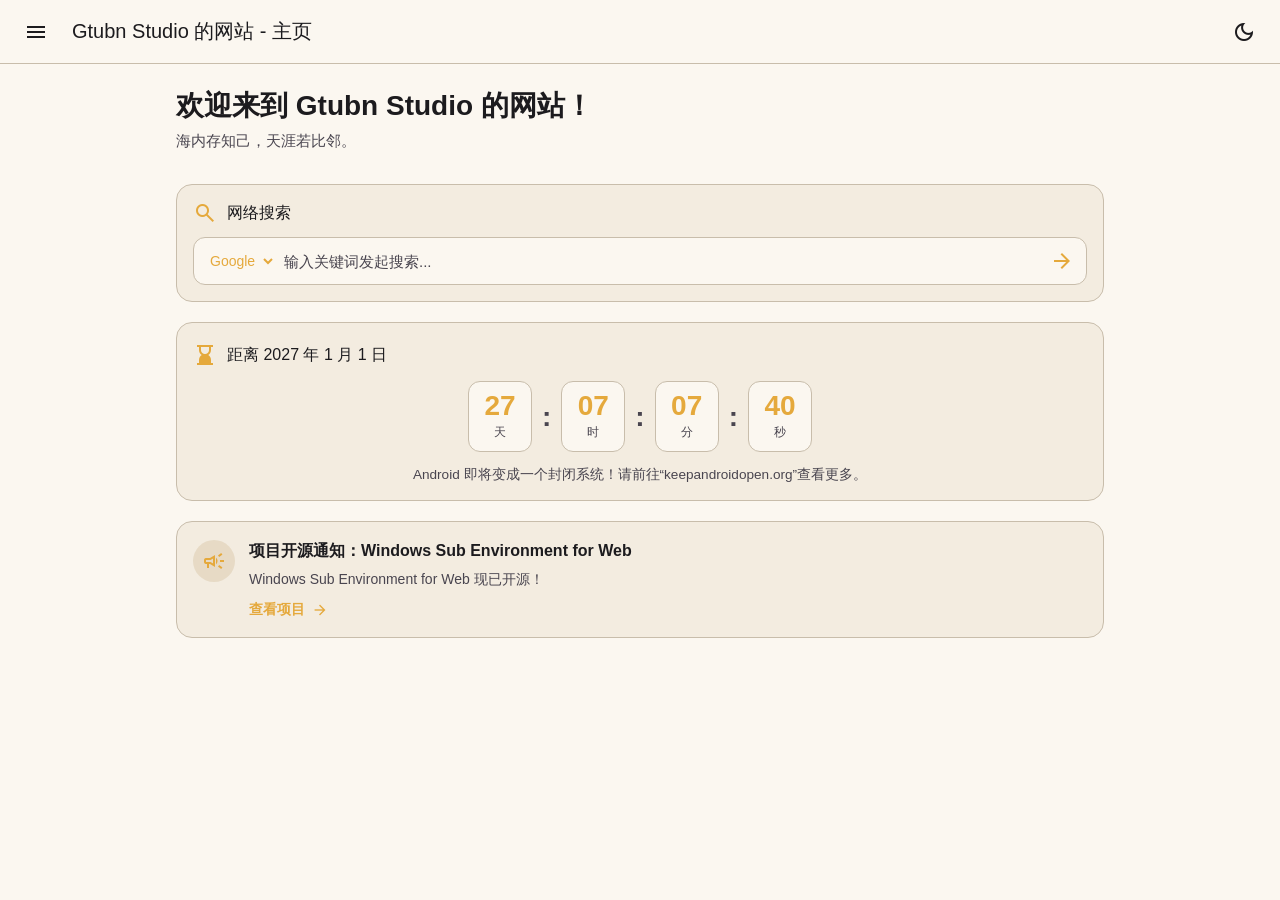
<file: homenew.html>
<!DOCTYPE html>
<html lang="zh-CN">
<head>
  <meta charset="UTF-8">
  <meta name="viewport" content="width=device-width, initial-scale=1.0">
  <title>Gtubn Studio 的网站 - 主页</title>
  <link rel="icon" href="media/weblogo.png" type="image/png">
  <link rel="icon" href="media/weblogo.ico" type="image/x-icon">
  <link rel="apple-touch-icon" sizes="180x180" href="media/weblogo.png">
  <meta name="apple-mobile-web-app-title" content="Gtubn Studio">
  <meta name="apple-mobile-web-app-capable" content="yes">
  <link rel="stylesheet" href="./assets/css/material-symbols.css">
  <script>
    (function() {
      const systemPrefersLight = window.matchMedia('(prefers-color-scheme: light)').matches;
      if (systemPrefersLight) {
        document.documentElement.classList.add('light-mode');
      }
    })();
  </script>
  <style>
    :root {
      --md-sys-color-background: #121316;
      --md-sys-color-surface: #121316;
      --md-sys-color-surface-container: #1a1b1f;
      --md-sys-color-surface-container-high: #202125;
      --md-sys-color-on-surface: #e2e2e6;
      --md-sys-color-on-surface-variant: #c4c6cf;
      --md-sys-color-outline: #44474f;
      --md-sys-color-primary: #e5a93c;
      --md-sys-color-primary-container: rgba(229, 169, 60, 0.16);
      --md-shape-corner-full: 9999px;
      --md-shape-corner-large: 16px;
      --md-shape-corner-medium: 12px;
      --md-easing: cubic-bezier(0.2, 0, 0, 1);
    }
    html.light-mode {
      --md-sys-color-background: #fbf7f0;
      --md-sys-color-surface: #fbf7f0;
      --md-sys-color-surface-container: #f3ece0;
      --md-sys-color-surface-container-high: #eae1d0;
      --md-sys-color-on-surface: #1c1b1e;
      --md-sys-color-on-surface-variant: #49454f;
      --md-sys-color-outline: #c8bdab;
      --md-sys-color-primary: #e5a93c;
      --md-sys-color-primary-container: rgba(138, 90, 0, 0.12);
    }
    * {
      box-sizing: border-box;
      margin: 0;
      padding: 0;
    }
    body {
      font-family: -apple-system, BlinkMacSystemFont, "Segoe UI", Roboto, "Helvetica Neue", Arial, sans-serif;
      background-color: var(--md-sys-color-background);
      color: var(--md-sys-color-on-surface);
      min-height: 100vh;
      overflow-x: hidden;
      transition: background-color 0.3s var(--md-easing), color 0.3s var(--md-easing);
    }
    .ripple-surface {
      position: relative;
      overflow: hidden;
      cursor: pointer;
      -webkit-tap-highlight-color: transparent;
    }
    .ripple {
      position: absolute;
      border-radius: 50%;
      background-color: rgba(255, 255, 255, 0.15);
      transform: scale(0);
      animation: ripple-anim 1000ms var(--md-easing) forwards;
      pointer-events: none;
      will-change: transform, opacity;
    }
    html.light-mode .ripple {
      background-color: rgba(0, 0, 0, 0.1);
    }
    @keyframes ripple-anim {
      to {
        transform: scale(3.5);
        opacity: 0;
      }
    }
    .top-app-bar {
      height: 64px;
      background-color: var(--md-sys-color-surface);
      display: flex;
      align-items: center;
      justify-content: space-between;
      padding: 0 16px;
      border-bottom: 1px solid var(--md-sys-color-outline);
      position: sticky;
      top: 0;
      z-index: 10;
      transition: background-color 0.3s, border-color 0.3s;
    }
    .app-bar-left {
      display: flex;
      align-items: center;
      gap: 16px;
    }
    .icon-btn {
      width: 40px;
      height: 40px;
      border-radius: var(--md-shape-corner-full);
      border: none;
      background: transparent;
      color: var(--md-sys-color-on-surface);
      display: flex;
      align-items: center;
      justify-content: center;
      transition: background-color 0.2s, color 0.2s;
    }
    .icon-btn:hover {
      background-color: rgba(255, 255, 255, 0.08);
    }
    html.light-mode .icon-btn:hover {
      background-color: rgba(0, 0, 0, 0.06);
    }
    .brand {
      display: flex;
      align-items: center;
      gap: 10px;
      font-size: 1.25rem;
      font-weight: 500;
      user-select: none;
    }
    .main-container {
      max-width: 960px;
      margin: 0 auto;
      padding: 24px 16px 40px;
    }
    .hero-section {
      margin-bottom: 32px;
    }
    .hero-title {
      font-size: 1.75rem;
      font-weight: 700;
      line-height: 1.25;
      margin-bottom: 8px;
    }
    .hero-subtitle {
      color: var(--md-sys-color-on-surface-variant);
      font-size: 0.95rem;
    }
    .search-card {
      background-color: var(--md-sys-color-surface-container);
      border: 1px solid var(--md-sys-color-outline);
      border-radius: var(--md-shape-corner-large);
      padding: 16px;
      display: flex;
      flex-direction: column;
      gap: 12px;
      transition: border-color 0.2s, background-color 0.2s;
    }
    .search-card:focus-within, .search-card:hover {
      border-color: var(--md-sys-color-primary);
      background-color: var(--md-sys-color-surface-container-high);
    }
    .search-card-header {
      display: flex;
      align-items: center;
      gap: 10px;
      font-size: 1rem;
      font-weight: 500;
      color: var(--md-sys-color-on-surface);
    }
    .search-input-box {
      display: flex;
      align-items: center;
      gap: 8px;
      background-color: var(--md-sys-color-background);
      border: 1px solid var(--md-sys-color-outline);
      border-radius: var(--md-shape-corner-medium);
      padding: 0 8px 0 12px;
      height: 48px;
      transition: background-color 0.3s, border-color 0.3s;
    }
    .search-input-box:focus-within {
      border-color: var(--md-sys-color-primary);
    }
    .engine-select {
      background: transparent;
      border: none;
      color: var(--md-sys-color-primary);
      font-size: 0.875rem;
      font-weight: 500;
      outline: none;
      cursor: pointer;
      padding-right: 4px;
    }
    .engine-select option {
      background-color: var(--md-sys-color-surface-container-high);
      color: var(--md-sys-color-on-surface);
    }
    .search-input {
      width: 100%;
      background: transparent;
      border: none;
      outline: none;
      color: var(--md-sys-color-on-surface);
      font-size: 0.9375rem;
    }
    .search-input::placeholder {
      color: var(--md-sys-color-on-surface-variant);
    }
    .search-submit-btn {
      border: none;
      background: transparent;
      color: var(--md-sys-color-primary);
      display: flex;
      align-items: center;
      justify-content: center;
      cursor: pointer;
      padding: 6px;
      border-radius: 50%;
    }
    .drawer-scrim {
      position: fixed;
      inset: 0;
      background-color: rgba(0, 0, 0, 0.6);
      opacity: 0;
      visibility: hidden;
      transition: opacity 0.4s var(--md-easing), visibility 0.4s var(--md-easing);
      z-index: 20;
    }
    .drawer-scrim.open {
      opacity: 1;
      visibility: visible;
    }
    .drawer {
      position: fixed;
      top: 0;
      bottom: 0;
      left: 0;
      width: 300px;
      background-color: var(--md-sys-color-surface-container);
      z-index: 30;
      transform: translateX(-100%);
      transition: transform 0.4s var(--md-easing), background-color 0.3s;
      display: flex;
      flex-direction: column;
      padding: 12px;
      border-top-right-radius: var(--md-shape-corner-large);
      border-bottom-right-radius: var(--md-shape-corner-large);
      will-change: transform;
    }
    .drawer.open {
      transform: translateX(0);
    }
    .drawer-header {
      height: 64px;
      padding: 0 16px;
      display: flex;
      align-items: center;
      border-bottom: 1px solid var(--md-sys-color-outline);
      margin: -12px -12px 12px -12px;
    }
    .drawer-footer {
      padding: 16px;
      border-top: 1px solid var(--md-sys-color-outline);
      margin: 12px -12px -12px -12px;
      font-size: 0.75rem;
      line-height: 1.4;
      color: var(--md-sys-color-on-surface-variant);
      opacity: 0.8;
    }
    .drawer-title {
      display: flex;
      align-items: center;
      gap: 12px;
      font-size: 1.25rem;
      font-weight: 500;
    }
    .drawer-item {
      display: flex;
      align-items: center;
      gap: 16px;
      height: 56px;
      padding: 0 16px;
      border-radius: var(--md-shape-corner-full);
      color: var(--md-sys-color-on-surface-variant);
      text-decoration: none;
      font-weight: 500;
      font-size: 0.875rem;
      margin-bottom: 4px;
      opacity: 0;
      transform: translateX(-20px);
      transition: background-color 0.2s, 
                  color 0.2s, 
                  transform 0.4s var(--md-easing), 
                  opacity 0.4s var(--md-easing);
    }
    .drawer.open .drawer-item {
      opacity: 1;
      transform: translateX(0);
      transition-delay: calc(0.04s * var(--idx) + 0.08s);
    }
    .drawer-item:hover {
      background-color: rgba(255, 255, 255, 0.08);
      color: var(--md-sys-color-on-surface);
    }
    html.light-mode .drawer-item:hover {
      background-color: rgba(0, 0, 0, 0.06);
    }
    .drawer-item.active {
      background-color: var(--md-sys-color-primary-container);
      color: var(--md-sys-color-primary);
    }
    .drawer-item .material-symbols-outlined {
      font-size: 24px;
    }
    .countdown-card {
      background-color: var(--md-sys-color-surface-container);
      border: 1px solid var(--md-sys-color-outline);
      border-radius: var(--md-shape-corner-large);
      padding: 20px 16px 16px;
      display: flex;
      flex-direction: column;
      gap: 14px;
      transition: border-color 0.2s, background-color 0.2s;
    }
    .countdown-card:hover {
      border-color: var(--md-sys-color-primary);
      background-color: var(--md-sys-color-surface-container-high);
    }
    .countdown-card-header {
      display: flex;
      align-items: center;
      gap: 10px;
      font-size: 1rem;
      font-weight: 500;
      color: var(--md-sys-color-on-surface);
    }
    .countdown-time {
      display: flex;
      align-items: center;
      justify-content: center;
      gap: 10px;
      flex-wrap: wrap;
    }
    .cd-seg {
      display: flex;
      flex-direction: column;
      align-items: center;
      gap: 4px;
      min-width: 64px;
      padding: 10px 8px;
      background-color: var(--md-sys-color-background);
      border: 1px solid var(--md-sys-color-outline);
      border-radius: var(--md-shape-corner-medium);
    }
    .cd-value {
      font-size: 1.75rem;
      font-weight: 700;
      font-variant-numeric: tabular-nums;
      color: var(--md-sys-color-primary);
      line-height: 1;
    }
    .cd-label {
      font-size: 0.75rem;
      color: var(--md-sys-color-on-surface-variant);
    }
    .cd-colon {
      font-size: 1.75rem;
      font-weight: 700;
      color: var(--md-sys-color-on-surface-variant);
    }
    .countdown-caption {
      text-align: center;
      color: var(--md-sys-color-on-surface-variant);
      font-size: 0.85rem;
    }
    .notification-card {
      margin-top: 20px;
      padding: 18px 16px;
      display: flex;
      align-items: flex-start;
      gap: 14px;
      background-color: var(--md-sys-color-surface-container);
      border: 1px solid var(--md-sys-color-outline);
      border-radius: var(--md-shape-corner-large);
      transition: border-color 0.2s, background-color 0.2s, transform 0.2s;
    }
    .notification-card:hover {
      border-color: var(--md-sys-color-primary);
      background-color: var(--md-sys-color-surface-container-high);
      transform: translateY(-2px);
    }
    .notification-icon {
      width: 42px;
      height: 42px;
      flex: 0 0 42px;
      display: grid;
      place-items: center;
      border-radius: 50%;
      color: var(--md-sys-color-primary);
      background: var(--md-sys-color-primary-container);
      font-size: 24px;
    }
    .notification-content { min-width: 0; flex: 1; }
    .notification-title {
      margin: 1px 0 6px;
      font-size: 1rem;
      font-weight: 600;
      color: var(--md-sys-color-on-surface);
    }
    .notification-description {
      color: var(--md-sys-color-on-surface-variant);
      font-size: 0.875rem;
      line-height: 1.6;
    }
    .notification-link {
      display: inline-flex;
      align-items: center;
      gap: 6px;
      margin-top: 11px;
      color: var(--md-sys-color-primary);
      text-decoration: none;
      font-size: 0.875rem;
      font-weight: 600;
    }
    .notification-link:hover { text-decoration: underline; }
    .notification-link .material-symbols-outlined { font-size: 18px; }
  </style>
</head>
<body>
  <!-- Top App Bar -->
  <header class="top-app-bar">
    <div class="app-bar-left">
      <button class="icon-btn ripple-surface" id="menuBtn" aria-label="打开导航抽屉">
        <span class="material-symbols-outlined">menu</span>
      </button>
      <div class="brand">
        <span>Gtubn Studio 的网站 - 主页</span>
      </div>
    </div>
    <button class="icon-btn ripple-surface" id="themeToggleBtn" aria-label="切换明暗主题">
      <span class="material-symbols-outlined" id="themeIcon">light_mode</span>
    </button>
  </header>
  <!-- Navigation Drawer -->
  <div class="drawer-scrim" id="drawerScrim"></div>
  <nav class="drawer" id="drawer">
    <div class="drawer-header">
      <div class="drawer-title">
        <span>Gtubn Studio 的网站</span>
      </div>
    </div>
    <a href="./home.html" class="drawer-item active ripple-surface" style="--idx: 1;">
      <span class="material-symbols-outlined">home</span>
      <span>主页</span>
    </a>
    <a href="./sources.html" class="drawer-item ripple-surface" style="--idx: 2;">
      <span class="material-symbols-outlined">folder_open</span>
      <span>资源中心</span>
    </a>
    <a href="./about.html" class="drawer-item ripple-surface" style="--idx: 3;">
      <span class="material-symbols-outlined">info</span>
      <span>关于</span>
    </a>
    <div class="drawer-footer">
      <p>For testing only. This is currently a BETA version and may contain bugs.</p>
    </div>
  </nav>
  <!-- 主页面内容区域 -->
  <main class="main-container">
    <section class="hero-section">
      <h1 class="hero-title">欢迎来到 Gtubn Studio 的网站！</h1>
      <p class="hero-subtitle">海内存知己，天涯若比邻。</p>
    </section>
    <section>
      <div class="search-card">
        <div class="search-card-header">
          <span class="material-symbols-outlined" style="color: var(--md-sys-color-primary);">search</span>
          <span>网络搜索</span>
        </div>
        <form id="unifiedSearchForm" action="https://www.google.com/search" method="get" target="_blank" class="search-input-box">
          <select id="engineSelect" class="engine-select" aria-label="选择搜索引擎">
            <option value="google">Google</option>
            <option value="bing">Bing</option>
          </select>
          <input type="text" name="q" class="search-input" placeholder="输入关键词发起搜索..." required>
          <button type="submit" class="search-submit-btn ripple-surface" aria-label="发起搜索">
            <span class="material-symbols-outlined">arrow_forward</span>
          </button>
        </form>
      </div>
    </section>
    <section style="margin-top:20px;">
      <div class="countdown-card">
        <div class="countdown-card-header">
          <span class="material-symbols-outlined" style="color: var(--md-sys-color-primary);">hourglass_bottom</span>
          <span id="countdownTitle">距离 2027 年 1 月 1 日</span>
        </div>
        <div class="countdown-time">
          <div class="cd-seg"><span class="cd-value" id="cdDays">00</span><span class="cd-label">天</span></div>
          <span class="cd-colon">:</span>
          <div class="cd-seg"><span class="cd-value" id="cdHours">00</span><span class="cd-label">时</span></div>
          <span class="cd-colon">:</span>
          <div class="cd-seg"><span class="cd-value" id="cdMinutes">00</span><span class="cd-label">分</span></div>
          <span class="cd-colon">:</span>
          <div class="cd-seg"><span class="cd-value" id="cdSeconds">00</span><span class="cd-label">秒</span></div>
        </div>
        <div class="countdown-caption">Android 即将变成一个封闭系统！请前往“keepandroidopen.org”查看更多。</div>
      </div>
    </section>
    <section aria-label="网站通知">
      <article class="notification-card">
        <span class="material-symbols-outlined notification-icon" aria-hidden="true">campaign</span>
        <div class="notification-content">
          <h2 class="notification-title">项目开源通知：Windows Sub Environment for Web</h2>
          <p class="notification-description">
            Windows Sub Environment for Web 现已开源！
          </p>
          <a class="notification-link ripple-surface" href="wsew/index.html">
            查看项目
            <span class="material-symbols-outlined" aria-hidden="true">arrow_forward</span>
          </a>
        </div>
      </article>
    </section>
  </main>
  <script>
    const themeToggleBtn = document.getElementById('themeToggleBtn');
    const themeIcon = document.getElementById('themeIcon');
    const colorSchemeQuery = window.matchMedia('(prefers-color-scheme: light)');
    const updateThemeIcon = () => {
      const isLight = document.documentElement.classList.contains('light-mode');
      themeIcon.textContent = isLight ? 'dark_mode' : 'light_mode';
    };
    updateThemeIcon();
    themeToggleBtn.addEventListener('click', () => {
      document.documentElement.classList.toggle('light-mode');
      updateThemeIcon();
    });
    colorSchemeQuery.addEventListener('change', (e) => {
      if (e.matches) {
        document.documentElement.classList.add('light-mode');
      } else {
        document.documentElement.classList.remove('light-mode');
      }
      updateThemeIcon();
    });
    const drawer = document.getElementById('drawer');
    const drawerScrim = document.getElementById('drawerScrim');
    const toggleDrawer = () => {
      const isOpen = drawer.classList.toggle('open');
      drawerScrim.classList.toggle('open', isOpen);
    };
    document.getElementById('menuBtn').addEventListener('click', toggleDrawer);
    drawerScrim.addEventListener('click', toggleDrawer);
    const searchForm = document.getElementById('unifiedSearchForm');
    const engineSelect = document.getElementById('engineSelect');
    engineSelect.addEventListener('change', (e) => {
      if (e.target.value === 'bing') {
        searchForm.action = 'https://www.bing.com/search';
      } else {
        searchForm.action = 'https://www.google.com/search';
      }
    });
    document.addEventListener('click', (e) => {
      const target = e.target.closest('.ripple-surface');
      if (!target) return;
      const circle = document.createElement('span');
      const diameter = Math.max(target.clientWidth, target.clientHeight);
      const radius = diameter / 2;
      const rect = target.getBoundingClientRect();
      circle.style.width = circle.style.height = `${diameter}px`;
      circle.style.left = `${e.clientX - rect.left - radius}px`;
      circle.style.top = `${e.clientY - rect.top - radius}px`;
      circle.className = 'ripple';
      target.appendChild(circle);
      setTimeout(() => circle.remove(), 1000);
      const link = target.closest('a');
      if (link && link.href && !link.target && !link.href.startsWith('javascript:')) {
        e.preventDefault();
        const href = link.href;
        setTimeout(() => {
          window.location.href = href;
        }, 300);
      }
    });
    // ===== 2027-01-01 倒计时 / 距今计时 =====
    const countdownTarget = new Date('2027-01-01T00:00:00').getTime();
    const cdDaysEl = document.getElementById('cdDays');
    const cdHoursEl = document.getElementById('cdHours');
    const cdMinutesEl = document.getElementById('cdMinutes');
    const cdSecondsEl = document.getElementById('cdSeconds');
    const countdownTitleEl = document.getElementById('countdownTitle');
    const updateCountdown = () => {
      const now = Date.now();
      const past = now >= countdownTarget;
      const totalSec = Math.floor(Math.abs(now - countdownTarget) / 1000);
      const days = Math.floor(totalSec / 86400);
      const hours = Math.floor((totalSec % 86400) / 3600);
      const minutes = Math.floor((totalSec % 3600) / 60);
      const seconds = totalSec % 60;
      cdDaysEl.textContent = String(days).padStart(2, '0');
      cdHoursEl.textContent = String(hours).padStart(2, '0');
      cdMinutesEl.textContent = String(minutes).padStart(2, '0');
      cdSecondsEl.textContent = String(seconds).padStart(2, '0');
      countdownTitleEl.textContent = past ? '2027 年 1 月 1 日至今' : '距离 2027 年 1 月 1 日';
    };
    updateCountdown();
    setInterval(updateCountdown, 1000);
  </script>
</body>
</html>
</file>
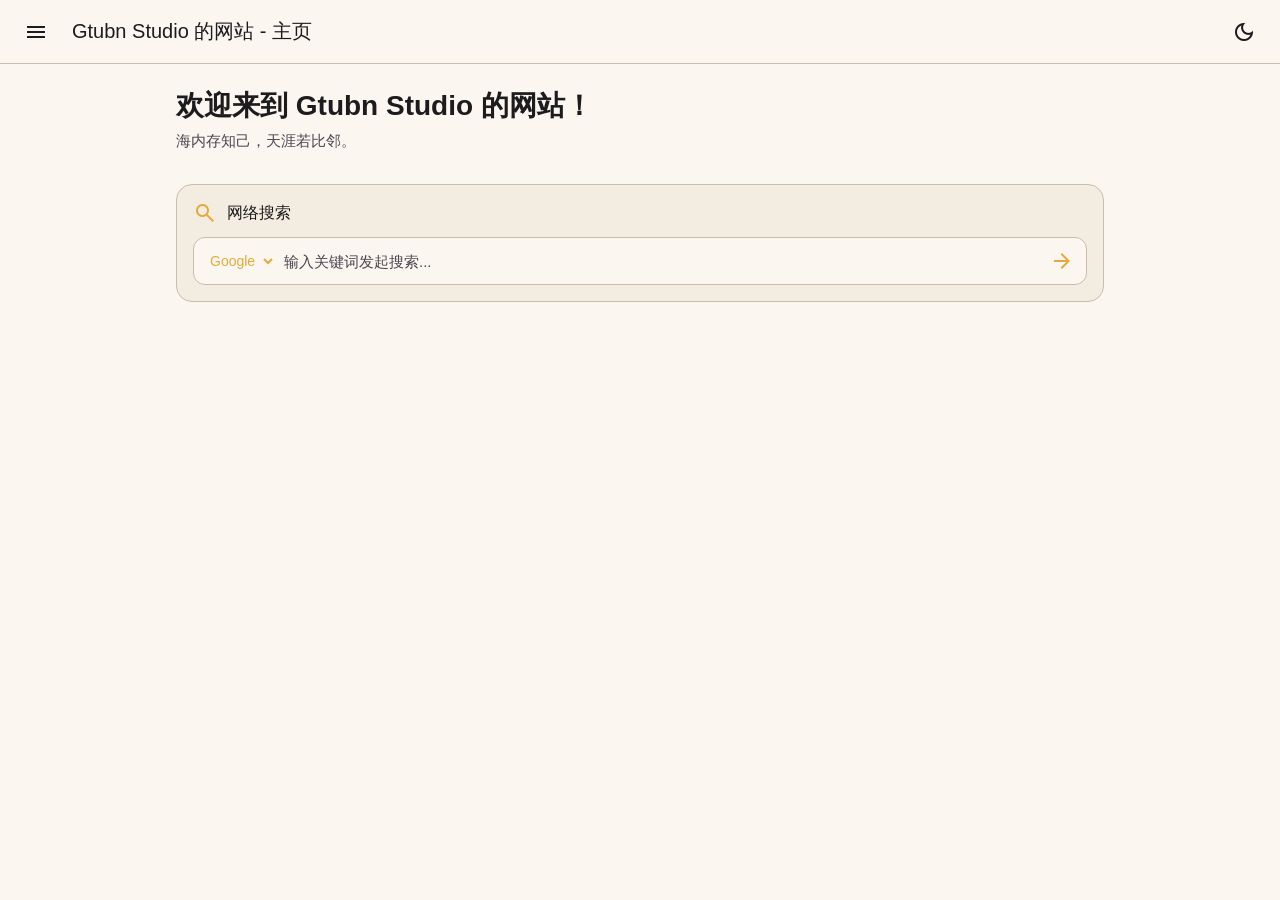
<file: homeold.html>
<!DOCTYPE html>
<html lang="zh-CN">
<head>
  <meta charset="UTF-8">
  <meta name="viewport" content="width=device-width, initial-scale=1.0">
  <title>Gtubn Studio 的网站 - 主页</title>

  <link rel="icon" href="media/weblogo.png" type="image/png">
  <link rel="icon" href="media/weblogo.ico" type="image/x-icon">
  <link rel="apple-touch-icon" sizes="180x180" href="media/weblogo.png">
  <meta name="apple-mobile-web-app-title" content="Gtubn Studio">
  <meta name="apple-mobile-web-app-capable" content="yes">

  <link rel="stylesheet" href="./assets/css/material-symbols.css">
  
  <script src="https://keepandroidopen.org/banner.js"></script>
  
  <script>
    (function() {
      const systemPrefersLight = window.matchMedia('(prefers-color-scheme: light)').matches;
      if (systemPrefersLight) {
        document.documentElement.classList.add('light-mode');
      }
    })();
  </script>

  <style>
    :root {
      --md-sys-color-background: #121316;
      --md-sys-color-surface: #121316;
      --md-sys-color-surface-container: #1a1b1f;
      --md-sys-color-surface-container-high: #202125;
      --md-sys-color-on-surface: #e2e2e6;
      --md-sys-color-on-surface-variant: #c4c6cf;
      --md-sys-color-outline: #44474f;

      --md-sys-color-primary: #e5a93c;
      --md-sys-color-primary-container: rgba(229, 169, 60, 0.16);

      --md-shape-corner-full: 9999px;
      --md-shape-corner-large: 16px;
      --md-shape-corner-medium: 12px;

      --md-easing: cubic-bezier(0.2, 0, 0, 1);
    }

    html.light-mode {
      --md-sys-color-background: #fbf7f0;
      --md-sys-color-surface: #fbf7f0;
      --md-sys-color-surface-container: #f3ece0;
      --md-sys-color-surface-container-high: #eae1d0;
      --md-sys-color-on-surface: #1c1b1e;
      --md-sys-color-on-surface-variant: #49454f;
      --md-sys-color-outline: #c8bdab;

      --md-sys-color-primary: #e5a93c;
      --md-sys-color-primary-container: rgba(138, 90, 0, 0.12);
    }

    * {
      box-sizing: border-box;
      margin: 0;
      padding: 0;
    }

    body {
      font-family: -apple-system, BlinkMacSystemFont, "Segoe UI", Roboto, "Helvetica Neue", Arial, sans-serif;
      background-color: var(--md-sys-color-background);
      color: var(--md-sys-color-on-surface);
      min-height: 100vh;
      overflow-x: hidden;
      transition: background-color 0.3s var(--md-easing), color 0.3s var(--md-easing);
    }

    .ripple-surface {
      position: relative;
      overflow: hidden;
      cursor: pointer;
      -webkit-tap-highlight-color: transparent;
    }

    .ripple {
      position: absolute;
      border-radius: 50%;
      background-color: rgba(255, 255, 255, 0.15);
      transform: scale(0);
      animation: ripple-anim 1000ms var(--md-easing) forwards;
      pointer-events: none;
      will-change: transform, opacity;
    }

    html.light-mode .ripple {
      background-color: rgba(0, 0, 0, 0.1);
    }

    @keyframes ripple-anim {
      to {
        transform: scale(3.5);
        opacity: 0;
      }
    }

    .top-app-bar {
      height: 64px;
      background-color: var(--md-sys-color-surface);
      display: flex;
      align-items: center;
      justify-content: space-between;
      padding: 0 16px;
      border-bottom: 1px solid var(--md-sys-color-outline);
      position: sticky;
      top: 0;
      z-index: 10;
      transition: background-color 0.3s, border-color 0.3s;
    }

    .app-bar-left {
      display: flex;
      align-items: center;
      gap: 16px;
    }

    .icon-btn {
      width: 40px;
      height: 40px;
      border-radius: var(--md-shape-corner-full);
      border: none;
      background: transparent;
      color: var(--md-sys-color-on-surface);
      display: flex;
      align-items: center;
      justify-content: center;
      transition: background-color 0.2s, color 0.2s;
    }

    .icon-btn:hover {
      background-color: rgba(255, 255, 255, 0.08);
    }

    html.light-mode .icon-btn:hover {
      background-color: rgba(0, 0, 0, 0.06);
    }

    .brand {
      display: flex;
      align-items: center;
      gap: 10px;
      font-size: 1.25rem;
      font-weight: 500;
      user-select: none;
    }

    .main-container {
      max-width: 960px;
      margin: 0 auto;
      padding: 24px 16px 40px;
    }

    .hero-section {
      margin-bottom: 32px;
    }

    .hero-title {
      font-size: 1.75rem;
      font-weight: 700;
      line-height: 1.25;
      margin-bottom: 8px;
    }

    .hero-subtitle {
      color: var(--md-sys-color-on-surface-variant);
      font-size: 0.95rem;
    }

    .search-card {
      background-color: var(--md-sys-color-surface-container);
      border: 1px solid var(--md-sys-color-outline);
      border-radius: var(--md-shape-corner-large);
      padding: 16px;
      display: flex;
      flex-direction: column;
      gap: 12px;
      transition: border-color 0.2s, background-color 0.2s;
    }

    .search-card:focus-within, .search-card:hover {
      border-color: var(--md-sys-color-primary);
      background-color: var(--md-sys-color-surface-container-high);
    }

    .search-card-header {
      display: flex;
      align-items: center;
      gap: 10px;
      font-size: 1rem;
      font-weight: 500;
      color: var(--md-sys-color-on-surface);
    }

    .search-input-box {
      display: flex;
      align-items: center;
      gap: 8px;
      background-color: var(--md-sys-color-background);
      border: 1px solid var(--md-sys-color-outline);
      border-radius: var(--md-shape-corner-medium);
      padding: 0 8px 0 12px;
      height: 48px;
      transition: background-color 0.3s, border-color 0.3s;
    }

    .search-input-box:focus-within {
      border-color: var(--md-sys-color-primary);
    }

    .engine-select {
      background: transparent;
      border: none;
      color: var(--md-sys-color-primary);
      font-size: 0.875rem;
      font-weight: 500;
      outline: none;
      cursor: pointer;
      padding-right: 4px;
    }

    .engine-select option {
      background-color: var(--md-sys-color-surface-container-high);
      color: var(--md-sys-color-on-surface);
    }

    .search-input {
      width: 100%;
      background: transparent;
      border: none;
      outline: none;
      color: var(--md-sys-color-on-surface);
      font-size: 0.9375rem;
    }

    .search-input::placeholder {
      color: var(--md-sys-color-on-surface-variant);
    }

    .search-submit-btn {
      border: none;
      background: transparent;
      color: var(--md-sys-color-primary);
      display: flex;
      align-items: center;
      justify-content: center;
      cursor: pointer;
      padding: 6px;
      border-radius: 50%;
    }

    .drawer-scrim {
      position: fixed;
      inset: 0;
      background-color: rgba(0, 0, 0, 0.6);
      opacity: 0;
      visibility: hidden;
      transition: opacity 0.4s var(--md-easing), visibility 0.4s var(--md-easing);
      z-index: 20;
    }

    .drawer-scrim.open {
      opacity: 1;
      visibility: visible;
    }

    .drawer {
      position: fixed;
      top: 0;
      bottom: 0;
      left: 0;
      width: 300px;
      background-color: var(--md-sys-color-surface-container);
      z-index: 30;
      transform: translateX(-100%);
      transition: transform 0.4s var(--md-easing), background-color 0.3s;
      display: flex;
      flex-direction: column;
      padding: 12px;
      border-top-right-radius: var(--md-shape-corner-large);
      border-bottom-right-radius: var(--md-shape-corner-large);
      will-change: transform;
    }

    .drawer.open {
      transform: translateX(0);
    }

    .drawer-header {
      height: 64px;
      padding: 0 16px;
      display: flex;
      align-items: center;
      border-bottom: 1px solid var(--md-sys-color-outline);
      margin: -12px -12px 12px -12px;
    }

    .drawer-footer {
      padding: 16px;
      border-top: 1px solid var(--md-sys-color-outline);
      margin: 12px -12px -12px -12px;
      font-size: 0.75rem;
      line-height: 1.4;
      color: var(--md-sys-color-on-surface-variant);
      opacity: 0.8;
    }

    .drawer-title {
      display: flex;
      align-items: center;
      gap: 12px;
      font-size: 1.25rem;
      font-weight: 500;
    }

    .drawer-item {
      display: flex;
      align-items: center;
      gap: 16px;
      height: 56px;
      padding: 0 16px;
      border-radius: var(--md-shape-corner-full);
      color: var(--md-sys-color-on-surface-variant);
      text-decoration: none;
      font-weight: 500;
      font-size: 0.875rem;
      margin-bottom: 4px;
      opacity: 0;
      transform: translateX(-20px);
      transition: background-color 0.2s, 
                  color 0.2s, 
                  transform 0.4s var(--md-easing), 
                  opacity 0.4s var(--md-easing);
    }

    .drawer.open .drawer-item {
      opacity: 1;
      transform: translateX(0);
      transition-delay: calc(0.04s * var(--idx) + 0.08s);
    }

    .drawer-item:hover {
      background-color: rgba(255, 255, 255, 0.08);
      color: var(--md-sys-color-on-surface);
    }

    html.light-mode .drawer-item:hover {
      background-color: rgba(0, 0, 0, 0.06);
    }

    .drawer-item.active {
      background-color: var(--md-sys-color-primary-container);
      color: var(--md-sys-color-primary);
    }

    .drawer-item .material-symbols-outlined {
      font-size: 24px;
    }

    .drawer-item.active .material-symbols-outlined {
      font-variation-settings: 'FILL' 1;
    }
  </style>
</head>
<body>

  <!-- Top App Bar -->
  <header class="top-app-bar">
    <div class="app-bar-left">
      <button class="icon-btn ripple-surface" id="menuBtn" aria-label="打开导航抽屉">
        <span class="material-symbols-outlined">menu</span>
      </button>
      <div class="brand">
        <span>Gtubn Studio 的网站 - 主页</span>
      </div>
    </div>

    <button class="icon-btn ripple-surface" id="themeToggleBtn" aria-label="切换明暗主题">
      <span class="material-symbols-outlined" id="themeIcon">light_mode</span>
    </button>
  </header>

  <!-- Navigation Drawer -->
  <div class="drawer-scrim" id="drawerScrim"></div>
  <nav class="drawer" id="drawer">
    <div class="drawer-header">
      <div class="drawer-title">
        <span>Gtubn Studio 的网站</span>
      </div>
    </div>

    <a href="./home.html" class="drawer-item active ripple-surface" style="--idx: 1;">
      <span class="material-symbols-outlined">home</span>
      <span>主页</span>
    </a>
    <a href="./sources.html" class="drawer-item ripple-surface" style="--idx: 2;">
      <span class="material-symbols-outlined">folder_open</span>
      <span>资源中心</span>
    </a>
    <a href="./about.html" class="drawer-item ripple-surface" style="--idx: 3;">
      <span class="material-symbols-outlined">info</span>
      <span>关于</span>
    </a>

    <div class="drawer-footer">
      <p>For testing only. This is currently a BETA version and may contain bugs.</p>
    </div>
  </nav>

  <!-- 主页面内容区域 -->
  <main class="main-container">
    <section class="hero-section">
      <h1 class="hero-title">欢迎来到 Gtubn Studio 的网站！</h1>
      <p class="hero-subtitle">海内存知己，天涯若比邻。</p>
    </section>

    <section>
      <div class="search-card">
        <div class="search-card-header">
          <span class="material-symbols-outlined" style="color: var(--md-sys-color-primary);">search</span>
          <span>网络搜索</span>
        </div>
        <form id="unifiedSearchForm" action="https://www.google.com/search" method="get" target="_blank" class="search-input-box">
          <select id="engineSelect" class="engine-select" aria-label="选择搜索引擎">
            <option value="google">Google</option>
            <option value="bing">Bing</option>
          </select>
          <input type="text" name="q" class="search-input" placeholder="输入关键词发起搜索..." required>
          <button type="submit" class="search-submit-btn ripple-surface" aria-label="发起搜索">
            <span class="material-symbols-outlined">arrow_forward</span>
          </button>
        </form>
      </div>
    </section>
  </main>

  <script>
    const themeToggleBtn = document.getElementById('themeToggleBtn');
    const themeIcon = document.getElementById('themeIcon');
    const colorSchemeQuery = window.matchMedia('(prefers-color-scheme: light)');

    const updateThemeIcon = () => {
      const isLight = document.documentElement.classList.contains('light-mode');
      themeIcon.textContent = isLight ? 'dark_mode' : 'light_mode';
    };

    updateThemeIcon();

    themeToggleBtn.addEventListener('click', () => {
      document.documentElement.classList.toggle('light-mode');
      updateThemeIcon();
    });

    colorSchemeQuery.addEventListener('change', (e) => {
      if (e.matches) {
        document.documentElement.classList.add('light-mode');
      } else {
        document.documentElement.classList.remove('light-mode');
      }
      updateThemeIcon();
    });

    const drawer = document.getElementById('drawer');
    const drawerScrim = document.getElementById('drawerScrim');

    const toggleDrawer = () => {
      const isOpen = drawer.classList.toggle('open');
      drawerScrim.classList.toggle('open', isOpen);
    };

    document.getElementById('menuBtn').addEventListener('click', toggleDrawer);
    drawerScrim.addEventListener('click', toggleDrawer);

    const searchForm = document.getElementById('unifiedSearchForm');
    const engineSelect = document.getElementById('engineSelect');

    engineSelect.addEventListener('change', (e) => {
      if (e.target.value === 'bing') {
        searchForm.action = 'https://www.bing.com/search';
      } else {
        searchForm.action = 'https://www.google.com/search';
      }
    });

    document.addEventListener('click', (e) => {
      const target = e.target.closest('.ripple-surface');
      if (!target) return;

      const circle = document.createElement('span');
      const diameter = Math.max(target.clientWidth, target.clientHeight);
      const radius = diameter / 2;
      const rect = target.getBoundingClientRect();

      circle.style.width = circle.style.height = `${diameter}px`;
      circle.style.left = `${e.clientX - rect.left - radius}px`;
      circle.style.top = `${e.clientY - rect.top - radius}px`;
      circle.className = 'ripple';

      target.appendChild(circle);

      setTimeout(() => circle.remove(), 1000);

      const link = target.closest('a');
      if (link && link.href && !link.target && !link.href.startsWith('javascript:')) {
        e.preventDefault();
        const href = link.href;
        setTimeout(() => {
          window.location.href = href;
        }, 300);
      }
    });
  </script>

</body>
</html>
</file>
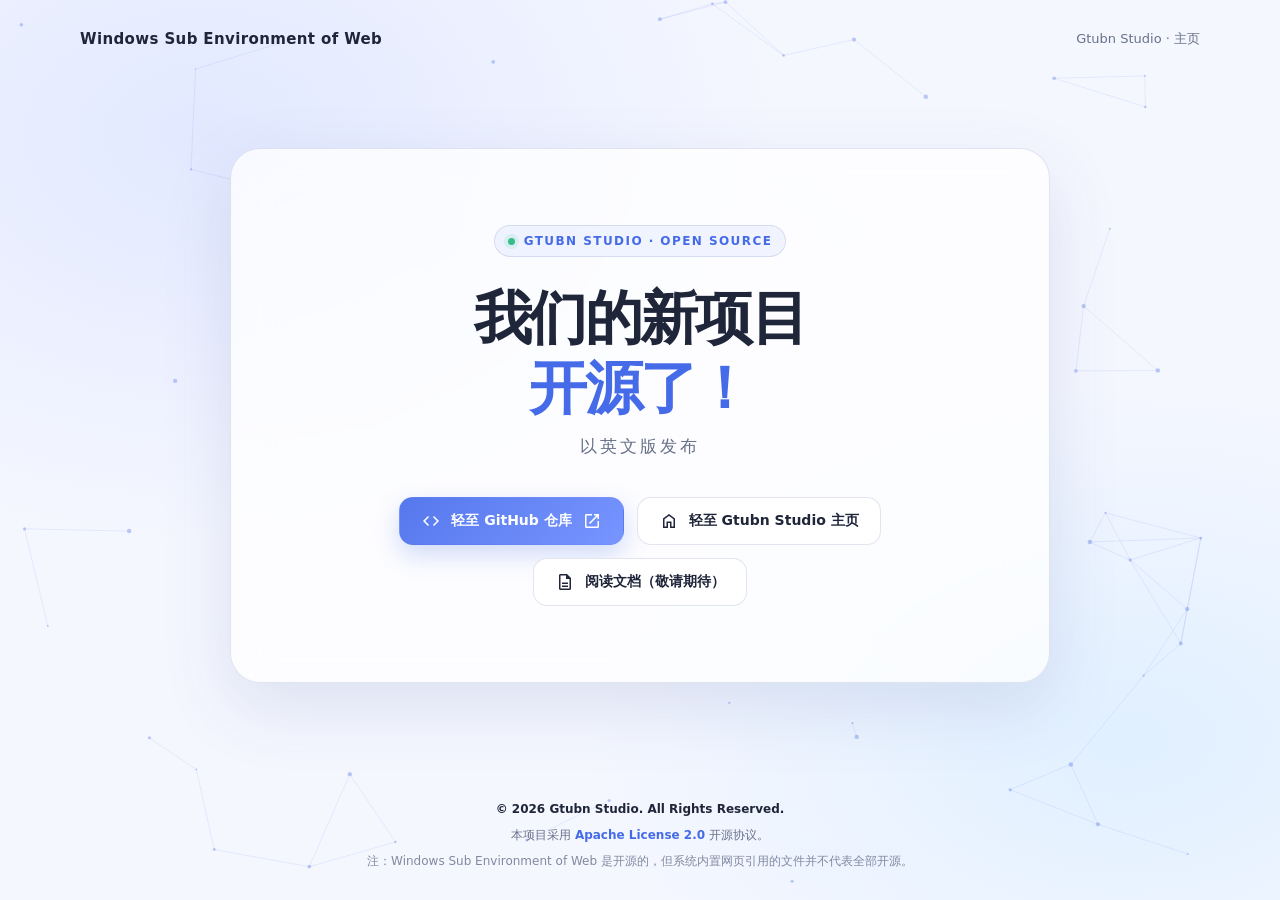
<file: index 3.html>
<!DOCTYPE html>
<html lang="zh-CN">
<head>
<meta charset="UTF-8">
<meta name="viewport" content="width=device-width, initial-scale=1.0">
<meta name="theme-color" content="#f5f7ff">
<meta name="description" content="Windows Sub Environment of Web — 我们的新项目开源了！">
<title>Windows Sub Environment of Web</title>
<style>
@font-face {
  font-family: "Material Symbols Outlined";
  src: url("assets/fonts/MaterialSymbolsOutlined.woff2") format("woff2");
  font-style: normal;
  font-weight: 100 700;
  font-display: swap;
}
.material-symbols-outlined {
  font-family: "Material Symbols Outlined";
  font-weight: normal;
  font-style: normal;
  font-size: 20px;
  line-height: 1;
  display: inline-block;
  white-space: nowrap;
  direction: ltr;
  font-feature-settings: "liga";
  -webkit-font-feature-settings: "liga";
  -webkit-font-smoothing: antialiased;
}
:root {
  color-scheme: light;
  --bg: #f5f7ff;
  --surface: rgba(255,255,255,.76);
  --surface-strong: #fff;
  --text: #20263a;
  --muted: #68718a;
  --line: rgba(83,103,160,.17);
  --accent: #456be8;
  --accent-2: #7596ff;
  --shadow: 0 24px 70px rgba(57,78,143,.13);
}
:root[data-theme="dark"] {
  color-scheme: dark;
  --bg: #0c1222;
  --surface: rgba(22,31,54,.78);
  --surface-strong: #17213a;
  --text: #eef2ff;
  --muted: #a4aecb;
  --line: rgba(164,181,235,.16);
  --accent: #8ba5ff;
  --accent-2: #5579ed;
  --shadow: 0 24px 70px rgba(0,0,0,.3);
}
* { box-sizing: border-box; }
html { min-height: 100%; scroll-behavior: smooth; }
body {
  min-height: 100vh;
  margin: 0;
  overflow-x: hidden;
  background:
    radial-gradient(ellipse at 16% 15%, rgba(126,158,255,.16), transparent 38%),
    radial-gradient(ellipse at 88% 82%, rgba(85,190,255,.13), transparent 34%),
    var(--bg);
  color: var(--text);
  font-family: Inter, "Segoe UI", "Microsoft YaHei", system-ui, sans-serif;
  transition: background .3s ease, color .3s ease;
}
#particles {
  position: fixed;
  inset: 0;
  width: 100%;
  height: 100%;
  pointer-events: none;
  z-index: 0;
}
.page {
  position: relative;
  z-index: 1;
  width: min(1120px, calc(100% - 40px));
  min-height: 100vh;
  margin: 0 auto;
  display: flex;
  flex-direction: column;
}
header {
  display: flex;
  align-items: center;
  justify-content: space-between;
  gap: 20px;
  padding: 30px 0;
}
.brand {
  display: flex;
  align-items: center;
  gap: 13px;
  min-width: 0;
  font-size: 15px;
  font-weight: 750;
  letter-spacing: .025em;
}
.header-right {
  display: flex;
  align-items: center;
  gap: 16px;
}
.site-label {
  color: var(--muted);
  font-size: 13px;
  text-decoration: none;
}
.site-label:hover { color: var(--accent); }
main {
  flex: 1;
  display: grid;
  place-items: center;
  padding: 54px 0 78px;
}
.hero {
  width: min(820px, 100%);
  padding: clamp(34px, 7vw, 76px) clamp(22px, 6vw, 70px);
  text-align: center;
  border: 1px solid var(--line);
  border-radius: 30px;
  background: var(--surface);
  box-shadow: var(--shadow);
  backdrop-filter: blur(18px);
  -webkit-backdrop-filter: blur(18px);
  animation: rise .8s cubic-bezier(.2,.8,.2,1) both;
}
.eyebrow {
  display: inline-flex;
  align-items: center;
  gap: 9px;
  padding: 8px 13px;
  border: 1px solid var(--line);
  border-radius: 999px;
  color: var(--accent);
  background: rgba(105,139,255,.08);
  font-size: 12px;
  font-weight: 750;
  letter-spacing: .12em;
  text-transform: uppercase;
}
.eyebrow-dot {
  width: 7px;
  height: 7px;
  border-radius: 50%;
  background: #36bd8a;
  box-shadow: 0 0 0 4px rgba(54,189,138,.13);
}
h1 {
  margin: 27px 0 12px;
  font-size: clamp(32px, 6vw, 58px);
  line-height: 1.2;
  letter-spacing: -.045em;
  font-weight: 850;
}
h1 .highlight {
  display: inline-block;
  color: var(--accent);
  position: relative;
}
.subtitle {
  margin: 0;
  color: var(--muted);
  font-size: clamp(14px, 2vw, 17px);
  letter-spacing: .18em;
}
.actions {
  display: flex;
  flex-wrap: wrap;
  justify-content: center;
  gap: 13px;
  margin-top: 39px;
}
.action {
  min-height: 48px;
  display: inline-flex;
  align-items: center;
  justify-content: center;
  gap: 10px;
  padding: 0 21px;
  border: 1px solid var(--line);
  border-radius: 14px;
  color: var(--text);
  background: var(--surface-strong);
  text-decoration: none;
  font-size: 14px;
  font-weight: 700;
  transition: transform .2s, box-shadow .2s, border-color .2s, background .2s;
}
.action:hover {
  transform: translateY(-3px);
  border-color: rgba(91,126,239,.48);
  box-shadow: 0 12px 25px rgba(61,91,180,.13);
}
.action.primary {
  color: white;
  border-color: transparent;
  background: linear-gradient(135deg, #5578ed, #7895ff);
  box-shadow: 0 10px 24px rgba(77,111,230,.25);
}
.action.primary:hover { box-shadow: 0 14px 30px rgba(77,111,230,.34); }
.action svg { width: 18px; height: 18px; flex: 0 0 auto; }
.action.disabled { cursor: default; }
.action.disabled:hover { transform: none; box-shadow: none; border-color: var(--line); }
.license { margin-top: 4px; }
.license a {
  color: var(--accent);
  text-decoration: none;
  font-weight: 700;
}
.license a:hover { text-decoration: underline; }
footer {
  padding: 22px 0 27px;
  text-align: center;
  color: var(--muted);
  font-size: 12px;
  line-height: 1.8;
}
footer .copyright { color: var(--text); font-weight: 650; }
footer .notice { max-width: 760px; margin: 5px auto 0; opacity: .82; }
@keyframes rise {
  from { opacity: 0; transform: translateY(18px); }
  to { opacity: 1; transform: translateY(0); }
}
@media (max-width: 600px) {
  .page { width: min(100% - 28px, 1120px); }
  header { padding: 19px 0; }
  .brand { font-size: 12px; gap: 9px; }
  .site-label { display: none; }
  main { padding: 36px 0 52px; }
  .hero { border-radius: 23px; }
  .actions { flex-direction: column; }
  .action { width: 100%; }
  footer { font-size: 11px; }
}
@media (prefers-reduced-motion: reduce) {
  *, *::before, *::after { scroll-behavior: auto !important; animation-duration: .01ms !important; transition-duration: .01ms !important; }
}
</style>
</head>
<body>
<canvas id="particles" aria-hidden="true"></canvas>
<div class="page">
  <header>
    <div class="brand">
      <span>Windows Sub Environment of Web</span>
    </div>
    <div class="header-right">
      <a class="site-label" href="https://gtubnstudio.github.io/home.html" target="_blank" rel="noopener noreferrer">Gtubn Studio · 主页</a>
    </div>
  </header>
  <main>
    <section class="hero" aria-labelledby="hero-title">
      <div class="eyebrow"><span class="eyebrow-dot"></span> Gtubn Studio · Open Source</div>
      <h1 id="hero-title">我们的新项目<br><span class="highlight">开源了！</span></h1>
      <p class="subtitle">以英文版发布</p>
      <div class="actions">
        <a class="action primary" href="https://github.com/GtubnStudio/Windows-Sub-Environment-for-Web" target="_blank" rel="noopener noreferrer">
          <span class="material-symbols-outlined" aria-hidden="true">code</span>
          轻至 GitHub 仓库
          <span class="material-symbols-outlined" aria-hidden="true">open_in_new</span>
        </a>
        <a class="action" href="https://gtubnstudio.github.io/home.html" target="_blank" rel="noopener noreferrer">
          <span class="material-symbols-outlined" aria-hidden="true">home</span>
          轻至 Gtubn Studio 主页
        </a>
        <span class="action disabled" aria-disabled="true" title="文档暂未开放">
          <span class="material-symbols-outlined" aria-hidden="true">description</span>
          阅读文档（敬请期待）
        </span>
      </div>
    </section>
  </main>
  <footer>
    <div class="copyright">© 2026 Gtubn Studio. All Rights Reserved.</div>
    <div class="license">
      本项目采用 <a href="https://www.apache.org/licenses/LICENSE-2.0" target="_blank" rel="noopener noreferrer">Apache License 2.0</a> 开源协议。
    </div>
    <div class="notice">注：Windows Sub Environment of Web 是开源的，但系统内置网页引用的文件并不代表全部开源。</div>
  </footer>
</div>
<script>
(() => {
  const root = document.documentElement;
  const media = window.matchMedia("(prefers-color-scheme: dark)");

  function applySystemTheme() {
    root.dataset.theme = media.matches ? "dark" : "light";
  }
  applySystemTheme();
  media.addEventListener?.("change", applySystemTheme);

  const canvas = document.getElementById("particles");
  const ctx = canvas.getContext("2d");
  const reduced = window.matchMedia("(prefers-reduced-motion: reduce)").matches;
  let particles = [];
  let width = 0;
  let height = 0;
  let pixelRatio = 1;

  function resize() {
    pixelRatio = Math.min(window.devicePixelRatio || 1, 2);
    width = window.innerWidth;
    height = window.innerHeight;
    canvas.width = width * pixelRatio;
    canvas.height = height * pixelRatio;
    ctx.setTransform(pixelRatio, 0, 0, pixelRatio, 0, 0);
    const count = Math.min(70, Math.floor(width * height / 18000));
    particles = Array.from({length: count}, () => ({
      x: Math.random() * width,
      y: Math.random() * height,
      vx: (Math.random() - .5) * .25,
      vy: (Math.random() - .5) * .25,
      r: Math.random() * 1.7 + .6
    }));
  }

  function draw() {
    ctx.clearRect(0, 0, width, height);
    const dark = root.dataset.theme === "dark";
    const dot = dark ? "rgba(137,164,255,.48)" : "rgba(77,112,225,.34)";
    const line = dark ? "rgba(137,164,255,.11)" : "rgba(77,112,225,.10)";
    for (let i = 0; i < particles.length; i++) {
      const point = particles[i];
      if (!reduced) {
        point.x += point.vx;
        point.y += point.vy;
        if (point.x < -5 || point.x > width + 5) point.vx *= -1;
        if (point.y < -5 || point.y > height + 5) point.vy *= -1;
      }
      ctx.beginPath();
      ctx.arc(point.x, point.y, point.r, 0, Math.PI * 2);
      ctx.fillStyle = dot;
      ctx.fill();
      for (let j = i + 1; j < particles.length; j++) {
        const other = particles[j];
        const distance = Math.hypot(point.x - other.x, point.y - other.y);
        if (distance < 115) {
          ctx.beginPath();
          ctx.moveTo(point.x, point.y);
          ctx.lineTo(other.x, other.y);
          ctx.strokeStyle = line;
          ctx.lineWidth = 1;
          ctx.stroke();
        }
      }
    }
    if (!reduced) requestAnimationFrame(draw);
  }

  resize();
  draw();
  window.addEventListener("resize", () => {
    resize();
    if (!reduced) {
      cancelAnimationFrame(window.__wsewFrame);
      window.__wsewFrame = requestAnimationFrame(draw);
    }
  }, {passive: true});
})();
</script>
</body>
</html>
</file>
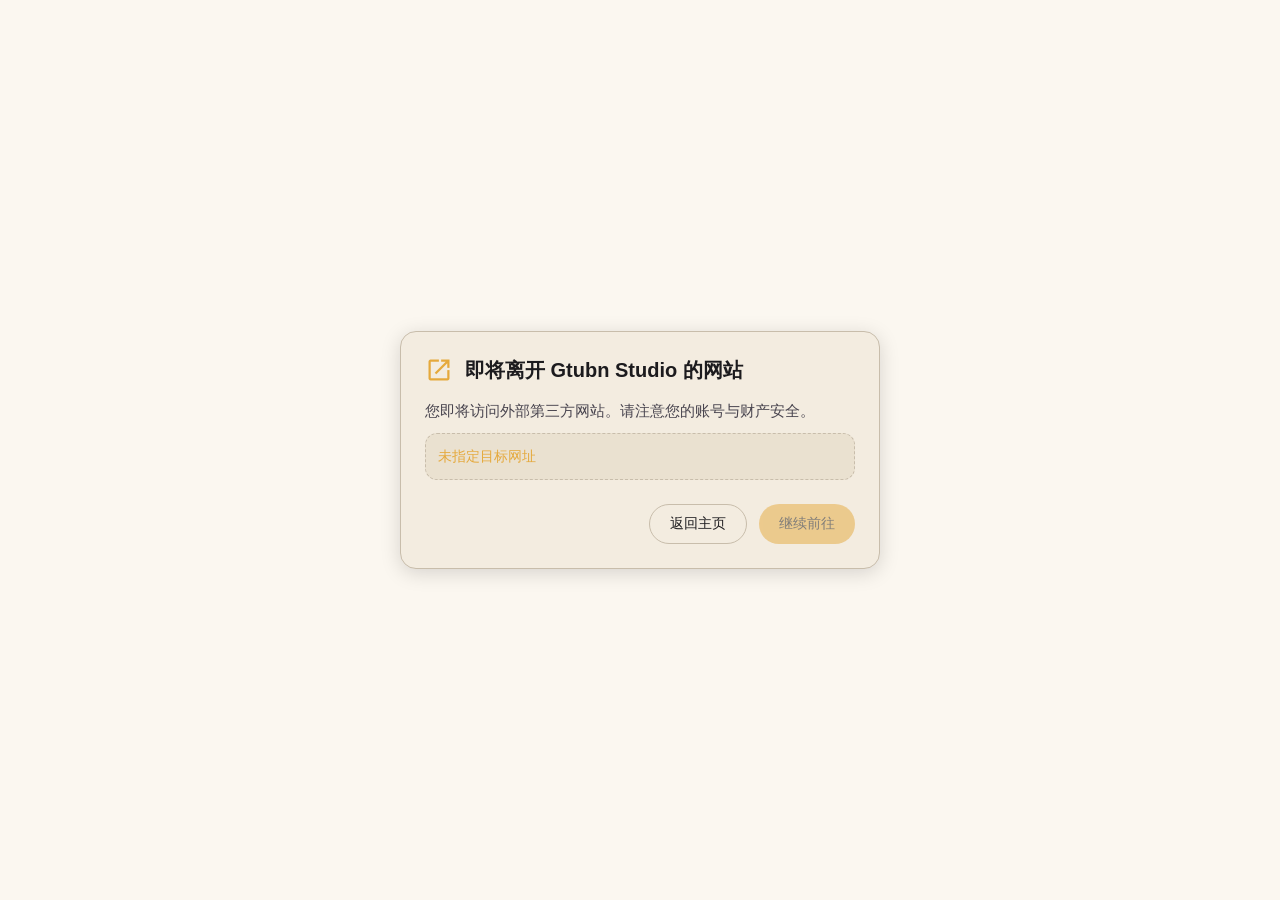
<file: turnsite.html>
<!DOCTYPE html>
<html lang="zh-CN">
<head>
  <meta charset="UTF-8">
  <meta name="viewport" content="width=device-width, initial-scale=1.0">
  <title>Gtubn Studio 的网站 - 页面跳转确认</title>

  <link rel="icon" href="media/weblogo.png" type="image/png">
  <link rel="icon" href="media/weblogo.ico" type="image/x-icon">
  <link rel="apple-touch-icon" sizes="180x180" href="media/weblogo.png">
  <meta name="apple-mobile-web-app-title" content="Gtubn Studio">
  <meta name="apple-mobile-web-app-capable" content="yes">

  <!-- 本地图标库引用 -->
  <link rel="stylesheet" href="./assets/css/material-symbols.css">

  <script>
    (function() {
      function getCookie(name) {
        const value = `; ${document.cookie}`;
        const parts = value.split(`; ${name}=`);
        if (parts.length === 2) return parts.pop().split(';').shift();
      }

      const savedTheme = getCookie('theme');
      const systemPrefersLight = window.matchMedia('(prefers-color-scheme: light)').matches;

      if (savedTheme === 'light' || (!savedTheme && systemPrefersLight)) {
        document.documentElement.classList.add('light-mode');
      }
    })();
  </script>

  <style>
    :root {
      --md-sys-color-background: #121316;
      --md-sys-color-surface: #121316;
      --md-sys-color-surface-container: #1a1b1f;
      --md-sys-color-surface-container-high: #202125;
      --md-sys-color-on-surface: #e2e2e6;
      --md-sys-color-on-surface-variant: #c4c6cf;
      --md-sys-color-outline: #44474f;

      --md-sys-color-primary: #e5a93c;
      --md-sys-color-primary-container: rgba(229, 169, 60, 0.16);

      --md-shape-corner-full: 9999px;
      --md-shape-corner-large: 16px;
      --md-shape-corner-medium: 12px;

      --md-easing: cubic-bezier(0.2, 0, 0, 1);
    }

    html.light-mode {
      --md-sys-color-background: #fbf7f0;
      --md-sys-color-surface: #fbf7f0;
      --md-sys-color-surface-container: #f3ece0;
      --md-sys-color-surface-container-high: #eae1d0;
      --md-sys-color-on-surface: #1c1b1e;
      --md-sys-color-on-surface-variant: #49454f;
      --md-sys-color-outline: #c8bdab;

      --md-sys-color-primary: #e5a93c;
      --md-sys-color-primary-container: rgba(138, 90, 0, 0.12);
    }

    * {
      box-sizing: border-box;
      margin: 0;
      padding: 0;
    }

    body {
      font-family: -apple-system, BlinkMacSystemFont, "Segoe UI", Roboto, "Helvetica Neue", Arial, sans-serif;
      background-color: var(--md-sys-color-background);
      color: var(--md-sys-color-on-surface);
      min-height: 100vh;
      display: flex;
      align-items: center;
      justify-content: center;
      padding: 16px;
      transition: background-color 0.3s var(--md-easing), color 0.3s var(--md-easing);
    }

    /* 水波纹效果 */
    .ripple-surface {
      position: relative !important;
      overflow: hidden !important;
      cursor: pointer;
      -webkit-tap-highlight-color: transparent;
    }

    .ripple {
      position: absolute;
      border-radius: 50%;
      background-color: rgba(255, 255, 255, 0.15);
      transform: scale(0);
      animation: ripple-anim 1000ms var(--md-easing) forwards;
      pointer-events: none;
      will-change: transform, opacity;
      z-index: 1;
    }

    html.light-mode .ripple {
      background-color: rgba(0, 0, 0, 0.1);
    }

    @keyframes ripple-anim {
      to {
        transform: scale(3.5);
        opacity: 0;
      }
    }

    /* MD3 提示弹窗卡片 */
    .turn-card {
      width: 100%;
      max-width: 480px;
      background-color: var(--md-sys-color-surface-container);
      border: 1px solid var(--md-sys-color-outline);
      border-radius: var(--md-shape-corner-large);
      padding: 24px;
      display: flex;
      flex-direction: column;
      gap: 16px;
      box-shadow: 0 4px 20px rgba(0, 0, 0, 0.15);
      transition: background-color 0.3s, border-color 0.3s;
    }

    .turn-header {
      display: flex;
      align-items: center;
      gap: 12px;
      color: var(--md-sys-color-primary);
    }

    .turn-header .material-symbols-outlined {
      font-size: 28px;
    }

    .turn-title {
      font-size: 1.25rem;
      font-weight: 600;
      color: var(--md-sys-color-on-surface);
    }

    .turn-body {
      font-size: 0.9375rem;
      line-height: 1.5;
      color: var(--md-sys-color-on-surface-variant);
    }

    .target-box {
      margin-top: 10px;
      padding: 12px;
      background-color: var(--md-sys-color-surface-container-high);
      border: 1px dashed var(--md-sys-color-outline);
      border-radius: var(--md-shape-corner-medium);
      word-break: break-all;
      font-family: monospace;
      font-size: 0.875rem;
      color: var(--md-sys-color-primary);
      transition: background-color 0.3s, border-color 0.3s;
    }

    .turn-actions {
      display: flex;
      gap: 12px;
      justify-content: flex-end;
      margin-top: 8px;
    }

    .btn {
      height: 40px;
      padding: 0 20px;
      border-radius: var(--md-shape-corner-full);
      font-size: 0.875rem;
      font-weight: 500;
      border: none;
      display: inline-flex;
      align-items: center;
      justify-content: center;
      cursor: pointer;
      text-decoration: none;
      transition: background-color 0.2s, opacity 0.2s;
    }

    .btn-outlined {
      background: transparent;
      border: 1px solid var(--md-sys-color-outline);
      color: var(--md-sys-color-on-surface);
    }

    .btn-outlined:hover {
      background-color: rgba(255, 255, 255, 0.08);
    }

    html.light-mode .btn-outlined:hover {
      background-color: rgba(0, 0, 0, 0.06);
    }

    .btn-filled {
      background-color: var(--md-sys-color-primary);
      color: #121316;
    }

    .btn-filled:hover {
      opacity: 0.9;
    }
  </style>
</head>
<body>

  <div class="turn-card">
    <div class="turn-header">
      <span class="material-symbols-outlined">open_in_new</span>
      <h2 class="turn-title">即将离开 Gtubn Studio 的网站</h2>
    </div>

    <div class="turn-body">
      您即将访问外部第三方网站。请注意您的账号与财产安全。
      <div class="target-box" id="targetUrlDisplay">正在获取目标网址...</div>
    </div>

    <div class="turn-actions">
      <button class="btn btn-outlined ripple-surface" id="cancelBtn">返回主页</button>
      <button class="btn btn-filled ripple-surface" id="confirmBtn">继续前往</button>
    </div>
  </div>

  <script>
    // 解析 Query 参数
    const urlParams = new URLSearchParams(window.location.search);
    const targetUrl = urlParams.get('target');

    const targetDisplay = document.getElementById('targetUrlDisplay');
    const confirmBtn = document.getElementById('confirmBtn');
    const cancelBtn = document.getElementById('cancelBtn');

    if (targetUrl) {
      targetDisplay.textContent = targetUrl;
    } else {
      targetDisplay.textContent = "未指定目标网址";
      confirmBtn.disabled = true;
      confirmBtn.style.opacity = "0.5";
      confirmBtn.style.cursor = "not-allowed";
    }

    // 延时执行逻辑，配合 300ms 水波纹展示
    confirmBtn.addEventListener('click', () => {
      if (targetUrl) {
        setTimeout(() => {
          window.location.href = targetUrl;
        }, 300);
      }
    });

    cancelBtn.addEventListener('click', () => {
      setTimeout(() => {
        if (document.referrer) {
          window.history.back();
        } else {
          window.location.href = './home.html';
        }
      }, 300);
    });

    // 全局水波纹交互效果
    document.addEventListener('click', (e) => {
      const target = e.target.closest('.ripple-surface');
      if (!target) return;

      const circle = document.createElement('span');
      const diameter = Math.max(target.clientWidth, target.clientHeight);
      const radius = diameter / 2;
      const rect = target.getBoundingClientRect();

      circle.style.width = circle.style.height = `${diameter}px`;
      circle.style.left = `${e.clientX - rect.left - radius}px`;
      circle.style.top = `${e.clientY - rect.top - radius}px`;
      circle.className = 'ripple';

      target.appendChild(circle);

      setTimeout(() => circle.remove(), 1000);
    });
  </script>

</body>
</html>
</file>
<file: assets/css/material-symbols.css>
/* 本地 Material Symbols Outlined 字体配置 */
@font-face {
  font-family: 'Material Symbols Outlined';
  font-style: normal;
  font-weight: 400;
  src: url('../fonts/MaterialSymbolsOutlined.woff2') format('woff2');
}

.material-symbols-outlined {
  font-family: 'Material Symbols Outlined';
  font-weight: normal;
  font-style: normal;
  font-size: 24px;
  line-height: 1;
  letter-spacing: normal;
  text-transform: none;
  display: inline-block;
  white-space: nowrap;
  word-wrap: normal;
  direction: ltr;
  -webkit-font-smoothing: antialiased;
}
</file>
